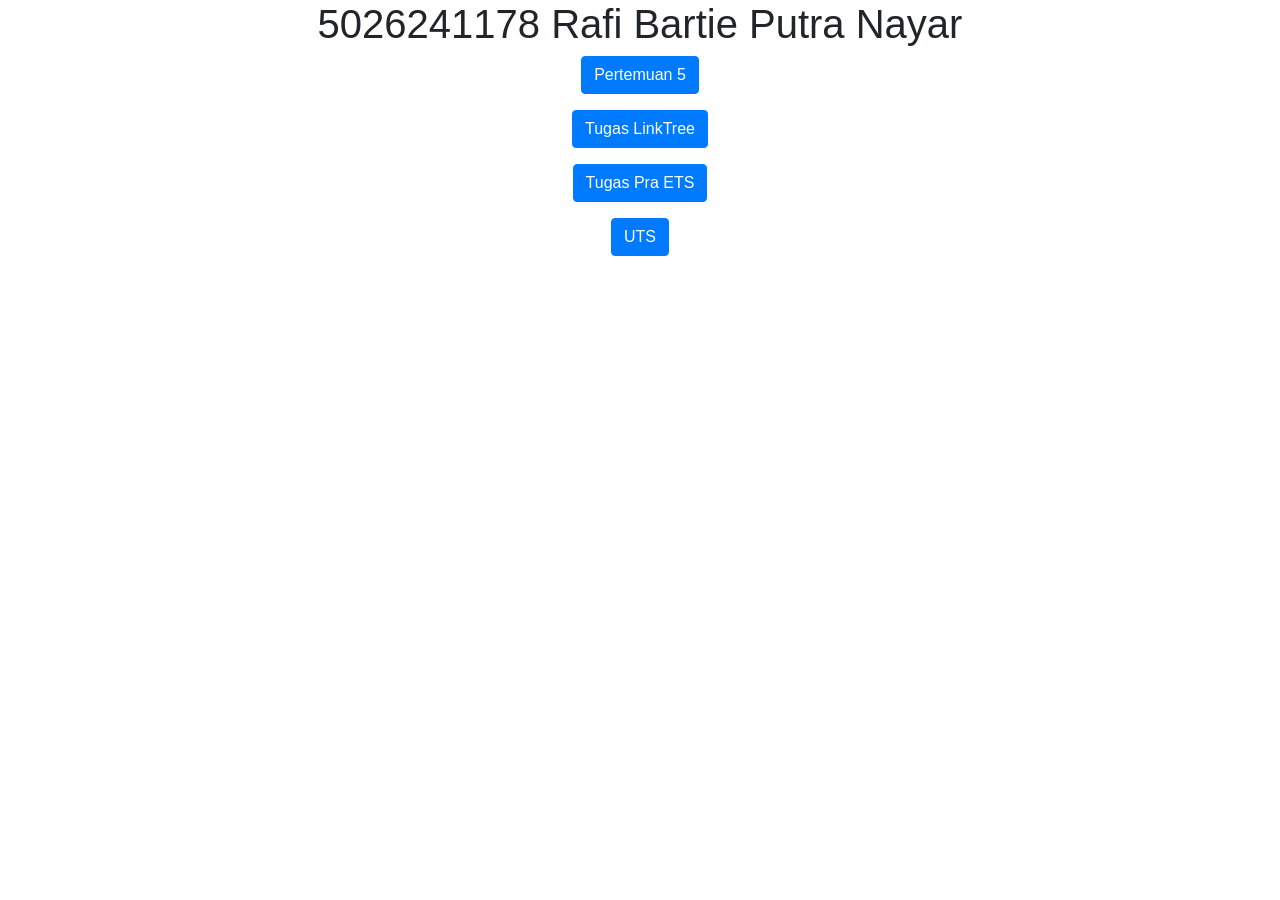
<file: index.html>
<!DOCTYPE html>
<html lang="en">

<head>
    <title>5026241178</title>
    <meta charset="utf-8">
    <meta name="viewport" content="width=device-width, initial-scale=1">
    <link rel="stylesheet" href="https://cdn.jsdelivr.net/npm/bootstrap@4.6.2/dist/css/bootstrap.min.css">
    <script src="https://cdn.jsdelivr.net/npm/jquery@3.7.1/dist/jquery.slim.min.js"></script>
    <script src="https://cdn.jsdelivr.net/npm/popper.js@1.16.1/dist/umd/popper.min.js"></script>
    <script src="https://cdn.jsdelivr.net/npm/bootstrap@4.6.2/dist/js/bootstrap.bundle.min.js"></script>
</head>

<body>

    <div class="container">
        <center>
            <h1>5026241178 Rafi Bartie Putra Nayar</h1>
            <p>
                <a href="pertemuan5.html" class="btn btn-primary">
                    Pertemuan 5
                </a>
            </p>
            <p>
                <a href="linktree.html" class="btn btn-primary">
                    Tugas LinkTree
                </a>
            </p>

            <p>
                <a href="tugas_ets.html" class="btn btn-primary">
                    Tugas Pra ETS
                </a>
            </p>

            <p>
                <a href="5026241178.html" class="btn btn-primary">
                    UTS
                </a>
            </p>
        </center>
    </div>
</body>

</html>
</file>
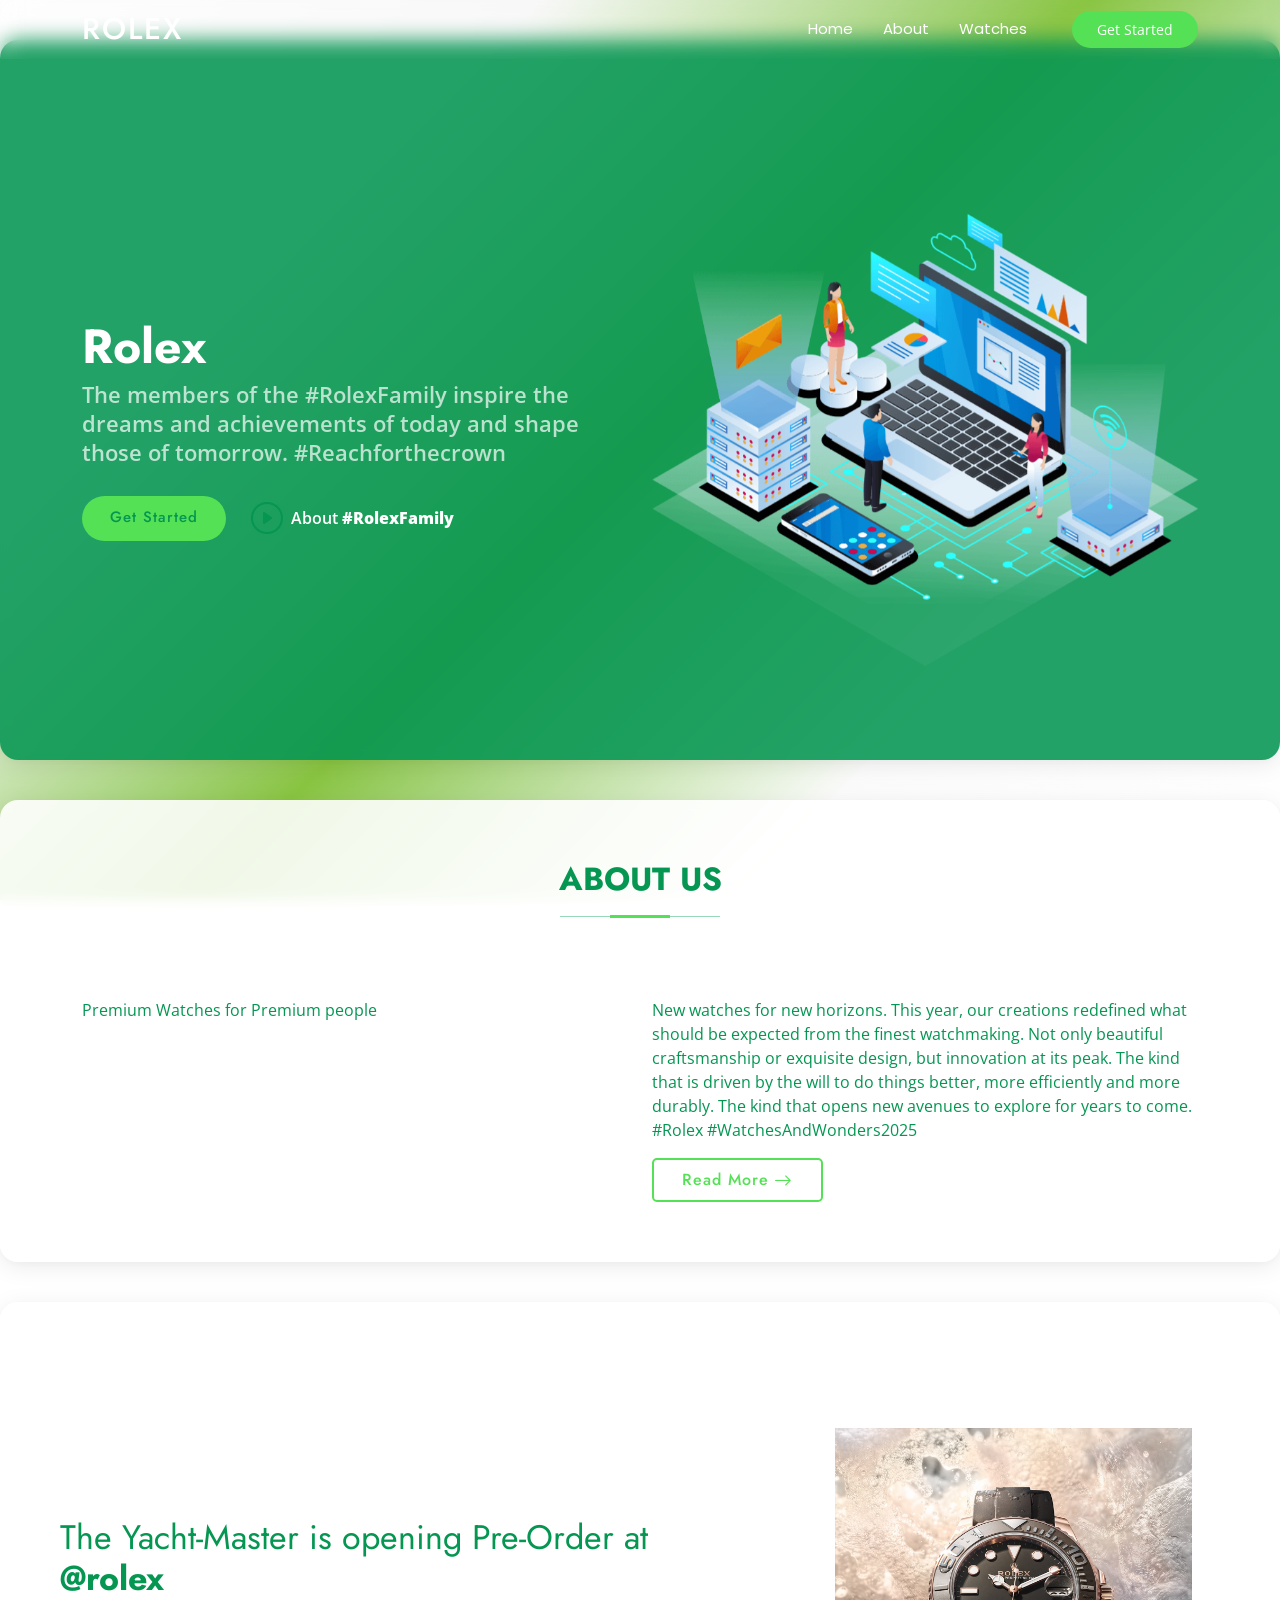
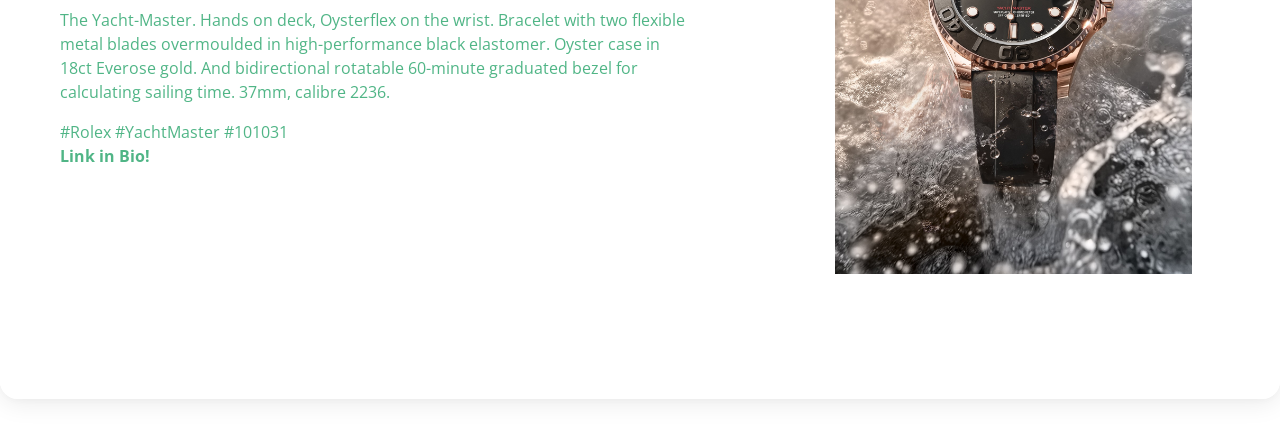
<file: pertemuan5.html>
<!DOCTYPE html>
<html lang="en">

<head>
    <meta charset="utf-8">
    <meta content="width=device-width, initial-scale=1.0" name="viewport">
    <title>Rolex</title>
    <meta name="description" content="">
    <meta name="keywords" content="">

    <!-- Favicons -->
    <link href="assets/img/favicon.png" rel="icon">
    <link href="assets/img/apple-touch-icon.png" rel="apple-touch-icon">

    <!-- Fonts -->
    <link href="https://fonts.googleapis.com" rel="preconnect">
    <link href="https://fonts.gstatic.com" rel="preconnect" crossorigin>
    <link
        href="https://fonts.googleapis.com/css2?family=Open+Sans:ital,wght@0,300;0,400;0,500;0,600;0,700;0,800;1,300;1,400;1,500;1,600;1,700;1,800&family=Poppins:ital,wght@0,100;0,200;0,300;0,400;0,500;0,600;0,700;0,800;0,900;1,100;1,200;1,300;1,400;1,500;1,600;1,700;1,800;1,900&family=Jost:ital,wght@0,100;0,200;0,300;0,400;0,500;0,600;0,700;0,800;0,900;1,100;1,200;1,300;1,400;1,500;1,600;1,700;1,800;1,900&display=swap"
        rel="stylesheet">

    <!-- Vendor CSS Files -->
    <link href="assets/vendor/bootstrap/css/bootstrap.min.css" rel="stylesheet">
    <link href="assets/vendor/bootstrap-icons/bootstrap-icons.css" rel="stylesheet">
    <link href="assets/vendor/aos/aos.css" rel="stylesheet">
    <link href="assets/vendor/glightbox/css/glightbox.min.css" rel="stylesheet">
    <link href="assets/vendor/swiper/swiper-bundle.min.css" rel="stylesheet">

    <!-- Main CSS File -->
    <link href="assets/css/main.css" rel="stylesheet">

    <!-- =======================================================
  * Template Name: Arsha
  * Template URL: https://bootstrapmade.com/arsha-free-bootstrap-html-template-corporate/
  * Updated: Feb 22 2025 with Bootstrap v5.3.3
  * Author: BootstrapMade.com
  * License: https://bootstrapmade.com/license/
======================================================== -->
</head>

<body class="index-page">
    <header id="header" class="header d-flex align-items-center fixed-top">
        <div class="container-fluid container-xl position-relative d-flex align-items-center">

            <a href="index.html" class="logo d-flex align-items-center me-auto">
                <!-- Uncomment the line below if you also wish to use an image logo -->
                <!-- <img src="assets/img/logo.webp" alt=""> -->
                <h1 class="sitename">Rolex</h1>
            </a>

            <nav id="navmenu" class="navmenu">
                <ul>
                    <li><a href="#header" class="active">Home</a></li>
                    <li><a href="#about">About</a></li>
                    <li><a href="#watches">Watches</a></li>
                    <ul>
                        <i class="mobile-nav-toggle d-xl-none bi bi-list"></i>
            </nav>
            <a class="btn-getstarted" href="#about">Get Started</a>
        </div>
    </header>

    <main class="main">
        <!-- Hero Section -->
        <section id="header" class="hero section dark-background">

            <div class="container">
                <div class="row gy-4">
                    <div class="col-lg-6 order-2 order-lg-1 d-flex flex-column justify-content-center"
                        data-aos="zoom-out">
                        <h1>Rolex</h1>
                        <p>The members of the #RolexFamily inspire the dreams and achievements of today and shape those
                            of tomorrow. #Reachforthecrown</p>
                        <div class="d-flex">
                            <a href="#about" class="btn-get-started">Get Started</a>
                            <a href="https://www.youtube.com/watch?v=8Lcr8XPdHPQ"
                                class="glightbox btn-watch-video d-flex align-items-center"><i
                                    class="bi bi-play-circle"></i><span>About <strong>#RolexFamily</strong></span></a>
                        </div>
                    </div>
                    <div class="col-lg-6 order-1 order-lg-2 hero-img" data-aos="zoom-out" data-aos-delay="200">
                        <img src="assets/img/hero-img.png" class="img-fluid animated" alt="">
                    </div>
                </div>
            </div>

        </section><!-- /Hero Section -->

        <!-- About Section -->
        <section id="about" class="about section">

            <!-- Section Title -->
            <div class="container section-title" data-aos="fade-up">
                <h2>About Us</h2>
            </div><!-- End Section Title -->

            <div class="container">

                <div class="row gy-4">

                    <div class="col-lg-6 content" data-aos="fade-up" data-aos-delay="100">
                        <p>
                            Premium Watches for Premium people
                        </p>
                    </div>

                    <div class="col-lg-6" data-aos="fade-up" data-aos-delay="200">
                        <p>New watches for new horizons. This year, our creations redefined what should be expected from
                            the finest watchmaking. Not only beautiful craftsmanship or exquisite design, but innovation
                            at its peak. The kind that is driven by the will to do things better, more efficiently and
                            more durably. The kind that opens new avenues to explore for years to come.
                            <br>
                            #Rolex #WatchesAndWonders2025
                        </p>
                        <a href="#" class="read-more"><span>Read More</span><i class="bi bi-arrow-right"></i></a>
                    </div>

                </div>

            </div>

        </section><!-- /About Section -->

        <!-- Watches Section -->
        <section id="watches" class="section why-us light-background" data-builder="section">

            <div class="container-fluid">

                <div class="row gy-4">

                    <div class="col-lg-7 d-flex flex-column justify-content-center order-2 order-lg-1">

                        <div class="content px-xl-5" data-aos="fade-up" data-aos-delay="100">
                            <h3><span>The Yacht-Master is opening Pre-Order at</span><strong> @rolex</strong></h3>
                            <p>
                                The Yacht-Master. Hands on deck, Oysterflex on the wrist. Bracelet with two flexible
                                metal blades overmoulded in high-performance black elastomer. Oyster case in 18ct
                                Everose gold. And bidirectional rotatable 60-minute graduated bezel for calculating
                                sailing time. 37mm, calibre 2236.
                            </p>
                            <p>
                                #Rolex #YachtMaster #101031
                                <br>
                                <strong>Link in Bio! </strong>
                            </p>
                        </div>

                    </div>

                    <div class="col-lg-5 order-1 order-lg-2 why-us-img">
                        <img src="assets/img/rolex1.jpg" class="img-fluid" alt="" data-aos="zoom-in"
                            data-aos-delay="100">
                    </div>
                </div>

            </div>

        </section><!-- Watches Section -->
    </main>

    </main>

    <!-- Scroll Top -->
    <a href="#" id="scroll-top" class="scroll-top d-flex align-items-center justify-content-center"><i
            class="bi bi-arrow-up-short"></i></a>

    <!-- Preloader -->
    <div id="preloader"></div>

    <!-- Vendor JS Files -->
    <script src="assets/vendor/bootstrap/js/bootstrap.bundle.min.js"></script>
    <script src="assets/vendor/php-email-form/validate.js"></script>
    <script src="assets/vendor/aos/aos.js"></script>
    <script src="assets/vendor/glightbox/js/glightbox.min.js"></script>
    <script src="assets/vendor/swiper/swiper-bundle.min.js"></script>
    <script src="assets/vendor/waypoints/noframework.waypoints.js"></script>
    <script src="assets/vendor/imagesloaded/imagesloaded.pkgd.min.js"></script>
    <script src="assets/vendor/isotope-layout/isotope.pkgd.min.js"></script>

    <!-- Main JS File -->
    <script src="assets/js/main.js"></script>
</body>

</html>
</file>
<file: assets/css/main.css>
/**
* Template Name: Arsha
* Template URL: https://bootstrapmade.com/arsha-free-bootstrap-html-template-corporate/
* Updated: Feb 22 2025 with Bootstrap v5.3.3
* Author: BootstrapMade.com
* License: https://bootstrapmade.com/license/
*/

/*--------------------------------------------------------------
# Font & Color Variables
# Help: https://bootstrapmade.com/color-system/
--------------------------------------------------------------*/
/* Fonts */
:root {
  --default-font: "Open Sans", system-ui, -apple-system, "Segoe UI", Roboto, "Helvetica Neue", Arial, "Noto Sans", "Liberation Sans", sans-serif, "Apple Color Emoji", "Segoe UI Emoji", "Segoe UI Symbol", "Noto Color Emoji";
  --heading-font: "Jost", sans-serif;
  --nav-font: "Poppins", sans-serif;
}

/* Global Colors - The following color variables are used throughout the website. Updating them here will change the color scheme of the entire website */
:root {
  --background-color: #ffffff;
  /* Background color for the entire website, including individual sections */
  --default-color: #059652;
  /* Default color used for the majority of the text content across the entire website */
  --heading-color: #059652;
  /* Color for headings, subheadings and title throughout the website */
  --accent-color: #55e155;
  /* Accent color that represents your brand on the website. It's used for buttons, links, and other elements that need to stand out */
  --surface-color: #ffffff;
  /* The surface color is used as a background of boxed elements within sections, such as cards, icon boxes, or other elements that require a visual separation from the global background. */
  --contrast-color: #ffffff;
  /* Contrast color for text, ensuring readability against backgrounds of accent, heading, or default colors. */
}

/* Nav Menu Colors - The following color variables are used specifically for the navigation menu. They are separate from the global colors to allow for more customization options */
:root {
  --nav-color: #ffffff;
  /* The default color of the main navmenu links */
  --nav-hover-color: #47b2e4;
  /* Applied to main navmenu links when they are hovered over or active */
  --nav-mobile-background-color: #ffffff;
  /* Used as the background color for mobile navigation menu */
  --nav-dropdown-background-color: #ffffff;
  /* Used as the background color for dropdown items that appear when hovering over primary navigation items */
  --nav-dropdown-color: #444444;
  /* Used for navigation links of the dropdown items in the navigation menu. */
  --nav-dropdown-hover-color: #47b2e4;
  /* Similar to --nav-hover-color, this color is applied to dropdown navigation links when they are hovered over. */
}

/* Color Presets - These classes override global colors when applied to any section or element, providing reuse of the sam color scheme. */

.light-background {
  --background-color: #f5f6f8;
  --surface-color: #ffffff;
}

.dark-background {
  --background-color: #37517e;
  --default-color: #ffffff;
  --heading-color: #ffffff;
  --surface-color: #059652;
  --contrast-color: #059652;
}

/* Smooth scroll */
:root {
  scroll-behavior: smooth;
}

/*--------------------------------------------------------------
# General Styling & Shared Classes
--------------------------------------------------------------*/
body {
  color: var(--default-color);
  background-color: var(--background-color);
  font-family: var(--default-font);

  background: linear-gradient(135deg,
      color-mix(in srgb, var(--background-color), #f5f5f5 10%) 0%,
      color-mix(in srgb, var(--background-color), #dcdcdc 20%) 25%,
      color-mix(in srgb, var(--accent-color), #c9a227 45%) 50%,
      color-mix(in srgb, var(--background-color), #e6e6e6 15%) 75%,
      var(--background-color) 100%);

  background-attachment: fixed;
  background-repeat: no-repeat;
  background-size: cover;
}

a {
  color: var(--accent-color);
  text-decoration: none;
  transition: 0.3s;
}

a:hover {
  color: color-mix(in srgb, var(--accent-color), transparent 25%);
  text-decoration: none;
}

h1,
h2,
h3,
h4,
h5,
h6 {
  color: var(--heading-color);
  font-family: var(--heading-font);
}

/* PHP Email Form Messages
------------------------------*/
.php-email-form .error-message {
  display: none;
  background: #df1529;
  color: #ffffff;
  text-align: left;
  padding: 15px;
  margin-bottom: 24px;
  font-weight: 600;
}

.php-email-form .sent-message {
  display: none;
  color: #ffffff;
  background: #059652;
  text-align: center;
  padding: 15px;
  margin-bottom: 24px;
  font-weight: 600;
}

.php-email-form .loading {
  display: none;
  background: var(--surface-color);
  text-align: center;
  padding: 15px;
  margin-bottom: 24px;
}

.php-email-form .loading:before {
  content: "";
  display: inline-block;
  border-radius: 50%;
  width: 24px;
  height: 24px;
  margin: 0 10px -6px 0;
  border: 3px solid var(--accent-color);
  border-top-color: var(--surface-color);
  animation: php-email-form-loading 1s linear infinite;
}

@keyframes php-email-form-loading {
  0% {
    transform: rotate(0deg);
  }

  100% {
    transform: rotate(360deg);
  }
}

/*--------------------------------------------------------------
# Global Header
--------------------------------------------------------------*/
.header {
  --background-color: rgba(40, 58, 90, 0.92);
  --heading-color: #ffffff;

  background-color: var(--background-color);

  backdrop-filter: blur(10px);

  transition: all 0.5s ease;
}

.header .logo {
  line-height: 1;
}

.header .logo img {
  max-height: 36px;
  margin-right: 8px;
}

.header .logo h1 {
  font-size: 30px;
  margin: 0;
  font-weight: 500;
  color: var(--heading-color);
  letter-spacing: 2px;
  text-transform: uppercase;
}

.header .btn-getstarted,
.header .btn-getstarted:focus {
  color: var(--contrast-color);
  background: var(--accent-color);
  font-size: 14px;
  padding: 8px 25px;
  margin: 0 0 0 30px;
  border-radius: 50px;
  transition: 0.3s;
}

.header .btn-getstarted:hover,
.header .btn-getstarted:focus:hover {
  color: var(--contrast-color);
  background: color-mix(in srgb, var(--accent-color), transparent 15%);
}

@media (max-width: 1200px) {
  .header .logo {
    order: 1;
  }

  .header .btn-getstarted {
    order: 2;
    margin: 0 15px 0 0;
    padding: 6px 15px;
  }

  .header .navmenu {
    order: 3;
  }
}

/* Index Page Header
------------------------------*/
.index-page .header {
  --background-color: rgba(255, 255, 255, 0);
  --heading-color: #ffffff;
  --nav-color: #ffffff;
}

/* Index Page Header on Scroll
------------------------------*/
.index-page.scrolled .header {
  --background-color: rgba(40, 58, 90, 0.9);
}

/*--------------------------------------------------------------
# Navigation Menu
--------------------------------------------------------------*/
/* Desktop Navigation */
@media (min-width: 1200px) {
  .navmenu {
    padding: 0;
  }

  .navmenu ul {
    margin: 0;
    padding: 0;
    display: flex;
    list-style: none;
    align-items: center;
  }

  .navmenu li {
    position: relative;
  }

  .navmenu a,
  .navmenu a:focus {
    color: var(--nav-color);
    padding: 18px 15px;
    font-size: 15px;
    font-family: var(--nav-font);
    font-weight: 400;
    display: flex;
    align-items: center;
    justify-content: space-between;
    white-space: nowrap;
    transition: 0.3s;
  }

  .navmenu a i,
  .navmenu a:focus i {
    font-size: 12px;
    line-height: 0;
    margin-left: 5px;
    transition: 0.3s;
  }

  .navmenu li:last-child a {
    padding-right: 0;
  }

  .navmenu li:hover>a,
  .navmenu .active,
  .navmenu .active:focus {
    color: var(--nav-hover-color);
  }

  .navmenu .dropdown ul {
    margin: 0;
    padding: 10px 0;
    background: var(--nav-dropdown-background-color);
    display: block;
    position: absolute;
    visibility: hidden;
    left: 14px;
    top: 130%;
    opacity: 0;
    transition: 0.3s;
    border-radius: 4px;
    z-index: 99;
    box-shadow: 0px 0px 30px rgba(0, 0, 0, 0.1);
  }

  .navmenu .dropdown ul li {
    min-width: 200px;
  }

  .navmenu .dropdown ul a {
    padding: 10px 20px;
    font-size: 15px;
    text-transform: none;
    color: var(--nav-dropdown-color);
  }

  .navmenu .dropdown ul a i {
    font-size: 12px;
  }

  .navmenu .dropdown ul a:hover,
  .navmenu .dropdown ul .active:hover,
  .navmenu .dropdown ul li:hover>a {
    color: var(--nav-dropdown-hover-color);
  }

  .navmenu .dropdown:hover>ul {
    opacity: 1;
    top: 100%;
    visibility: visible;
  }

  .navmenu .dropdown .dropdown ul {
    top: 0;
    left: -90%;
    visibility: hidden;
  }

  .navmenu .dropdown .dropdown:hover>ul {
    opacity: 1;
    top: 0;
    left: -100%;
    visibility: visible;
  }

  .navmenu .megamenu {
    position: static;
  }

  .navmenu .megamenu ul {
    margin: 0;
    padding: 10px;
    background: var(--nav-dropdown-background-color);
    box-shadow: 0px 0px 20px rgba(0, 0, 0, 0.1);
    position: absolute;
    top: 130%;
    left: 0;
    right: 0;
    visibility: hidden;
    opacity: 0;
    display: flex;
    transition: 0.3s;
    border-radius: 4px;
    z-index: 99;
  }

  .navmenu .megamenu ul li {
    flex: 1;
  }

  .navmenu .megamenu ul li a,
  .navmenu .megamenu ul li:hover>a {
    padding: 10px 20px;
    font-size: 15px;
    color: var(--nav-dropdown-color);
  }

  .navmenu .megamenu ul li a:hover,
  .navmenu .megamenu ul li .active,
  .navmenu .megamenu ul li .active:hover {
    color: var(--nav-dropdown-hover-color);
  }

  .navmenu .megamenu:hover>ul {
    opacity: 1;
    top: 100%;
    visibility: visible;
  }

  .navmenu .dd-box-shadow {
    box-shadow: 0px 0px 30px rgba(0, 0, 0, 0.1);
  }
}

/* Mobile Navigation */
@media (max-width: 1199px) {
  .mobile-nav-toggle {
    color: var(--nav-color);
    font-size: 28px;
    line-height: 0;
    margin-right: 10px;
    cursor: pointer;
    transition: color 0.3s;
  }

  .navmenu {
    padding: 0;
    z-index: 9997;
  }

  .navmenu ul {
    display: none;
    list-style: none;
    position: absolute;
    inset: 60px 20px 20px 20px;
    padding: 10px 0;
    margin: 0;
    border-radius: 6px;
    background-color: var(--nav-mobile-background-color);
    overflow-y: auto;
    transition: 0.3s;
    z-index: 9998;
    box-shadow: 0px 0px 30px rgba(0, 0, 0, 0.1);
  }

  .navmenu a,
  .navmenu a:focus {
    color: var(--nav-dropdown-color);
    padding: 10px 20px;
    font-family: var(--nav-font);
    font-size: 17px;
    font-weight: 500;
    display: flex;
    align-items: center;
    justify-content: space-between;
    white-space: nowrap;
    transition: 0.3s;
  }

  .navmenu a i,
  .navmenu a:focus i {
    font-size: 12px;
    line-height: 0;
    margin-left: 5px;
    width: 30px;
    height: 30px;
    display: flex;
    align-items: center;
    justify-content: center;
    border-radius: 50%;
    transition: 0.3s;
    background-color: color-mix(in srgb, var(--accent-color), transparent 90%);
  }

  .navmenu a i:hover,
  .navmenu a:focus i:hover {
    background-color: var(--accent-color);
    color: var(--contrast-color);
  }

  .navmenu a:hover,
  .navmenu .active,
  .navmenu .active:focus {
    color: var(--nav-dropdown-hover-color);
  }

  .navmenu .active i,
  .navmenu .active:focus i {
    background-color: var(--accent-color);
    color: var(--contrast-color);
    transform: rotate(180deg);
  }

  .navmenu .dropdown ul {
    position: static;
    display: none;
    z-index: 99;
    padding: 10px 0;
    margin: 10px 20px;
    background-color: var(--nav-dropdown-background-color);
    border: 1px solid color-mix(in srgb, var(--default-color), transparent 90%);
    box-shadow: none;
    transition: all 0.5s ease-in-out;
  }

  .navmenu .dropdown ul ul {
    background-color: rgba(33, 37, 41, 0.1);
  }

  .navmenu .dropdown>.dropdown-active {
    display: block;
    background-color: rgba(33, 37, 41, 0.03);
  }

  .mobile-nav-active {
    overflow: hidden;
  }

  .mobile-nav-active .mobile-nav-toggle {
    color: #fff;
    position: absolute;
    font-size: 32px;
    top: 15px;
    right: 15px;
    margin-right: 0;
    z-index: 9999;
  }

  .mobile-nav-active .navmenu {
    position: fixed;
    overflow: hidden;
    inset: 0;
    background: rgba(33, 37, 41, 0.8);
    transition: 0.3s;
  }

  .mobile-nav-active .navmenu>ul {
    display: block;
  }
}

/*--------------------------------------------------------------
# Global Footer
--------------------------------------------------------------*/
.footer {
  color: var(--default-color);
  background-color: var(--background-color);
  font-size: 14px;
  padding-bottom: 50px;
  position: relative;
}

.footer .footer-newsletter {
  background-color: color-mix(in srgb, var(--heading-color), transparent 95%);
  padding: 50px 0;
}

.footer .footer-newsletter h4 {
  font-size: 24px;
}

.footer .footer-newsletter .newsletter-form {
  margin-top: 30px;
  margin-bottom: 15px;
  padding: 6px 8px;
  position: relative;
  background-color: color-mix(in srgb, var(--background-color), transparent 50%);
  border: 1px solid color-mix(in srgb, var(--default-color), transparent 90%);
  box-shadow: 0px 2px 25px rgba(0, 0, 0, 0.1);
  display: flex;
  transition: 0.3s;
  border-radius: 50px;
}

.footer .footer-newsletter .newsletter-form:focus-within {
  border-color: var(--accent-color);
}

.footer .footer-newsletter .newsletter-form input[type=email] {
  border: 0;
  padding: 4px;
  width: 100%;
  background-color: color-mix(in srgb, var(--background-color), transparent 50%);
  color: var(--default-color);
}

.footer .footer-newsletter .newsletter-form input[type=email]:focus-visible {
  outline: none;
}

.footer .footer-newsletter .newsletter-form input[type=submit] {
  border: 0;
  font-size: 16px;
  padding: 0 20px;
  margin: -7px -8px -7px 0;
  background: var(--accent-color);
  color: var(--contrast-color);
  transition: 0.3s;
  border-radius: 50px;
}

.footer .footer-newsletter .newsletter-form input[type=submit]:hover {
  background: color-mix(in srgb, var(--accent-color), transparent 20%);
}

.footer .footer-top {
  padding-top: 50px;
}

.footer .social-links a {
  display: flex;
  align-items: center;
  justify-content: center;
  width: 40px;
  height: 40px;
  border-radius: 50%;
  border: 1px solid color-mix(in srgb, var(--default-color), transparent 50%);
  font-size: 16px;
  color: color-mix(in srgb, var(--default-color), transparent 20%);
  margin-right: 10px;
  transition: 0.3s;
}

.footer .social-links a:hover {
  color: var(--accent-color);
  border-color: var(--accent-color);
}

.footer h4 {
  font-size: 16px;
  font-weight: bold;
  position: relative;
  padding-bottom: 12px;
}

.footer .footer-links {
  margin-bottom: 30px;
}

.footer .footer-links ul {
  list-style: none;
  padding: 0;
  margin: 0;
}

.footer .footer-links ul i {
  margin-right: 3px;
  font-size: 12px;
  line-height: 0;
  color: var(--accent-color);
}

.footer .footer-links ul li {
  padding: 10px 0;
  display: flex;
  align-items: center;
}

.footer .footer-links ul li:first-child {
  padding-top: 0;
}

.footer .footer-links ul a {
  display: inline-block;
  color: color-mix(in srgb, var(--default-color), transparent 20%);
  line-height: 1;
}

.footer .footer-links ul a:hover {
  color: var(--accent-color);
}

.footer .footer-about a {
  color: var(--heading-color);
  font-size: 28px;
  font-weight: 600;
  text-transform: uppercase;
  font-family: var(--heading-font);
}

.footer .footer-contact p {
  margin-bottom: 5px;
}

.footer .copyright {
  padding-top: 25px;
  padding-bottom: 25px;
  border-top: 1px solid color-mix(in srgb, var(--default-color), transparent 90%);
}

.footer .copyright p {
  margin-bottom: 0;
}

.footer .credits {
  margin-top: 6px;
  font-size: 13px;
}

/*--------------------------------------------------------------
# Preloader
--------------------------------------------------------------*/
#preloader {
  position: fixed;
  inset: 0;
  z-index: 999999;
  overflow: hidden;
  background: var(--background-color);
  transition: all 0.6s ease-out;
}

#preloader:before {
  content: "";
  position: fixed;
  top: calc(50% - 30px);
  left: calc(50% - 30px);
  border: 6px solid #ffffff;
  border-color: var(--accent-color) transparent var(--accent-color) transparent;
  border-radius: 50%;
  width: 60px;
  height: 60px;
  animation: animate-preloader 1.5s linear infinite;
}

@keyframes animate-preloader {
  0% {
    transform: rotate(0deg);
  }

  100% {
    transform: rotate(360deg);
  }
}

/*--------------------------------------------------------------
# Scroll Top Button
--------------------------------------------------------------*/
.scroll-top {
  position: fixed;
  visibility: hidden;
  opacity: 0;
  right: 15px;
  bottom: -15px;
  z-index: 99999;
  background-color: var(--accent-color);
  width: 44px;
  height: 44px;
  border-radius: 50px;
  transition: all 0.4s;
}

.scroll-top i {
  font-size: 24px;
  color: var(--contrast-color);
  line-height: 0;
}

.scroll-top:hover {
  background-color: color-mix(in srgb, var(--accent-color), transparent 20%);
  color: var(--contrast-color);
}

.scroll-top.active {
  visibility: visible;
  opacity: 1;
  bottom: 15px;
}

/*--------------------------------------------------------------
# Disable aos animation delay on mobile devices
--------------------------------------------------------------*/
@media screen and (max-width: 768px) {
  [data-aos-delay] {
    transition-delay: 0 !important;
  }
}

/*--------------------------------------------------------------
# Global Page Titles & Breadcrumbs
--------------------------------------------------------------*/
.page-title {
  --background-color: color-mix(in srgb, var(--default-color), transparent 96%);
  color: var(--default-color);
  background-color: var(--background-color);
  padding: 20px 0;
  position: relative;
}

.page-title h1 {
  font-size: 28px;
  font-weight: 700;
  margin: 0;
}

.page-title .breadcrumbs ol {
  display: flex;
  flex-wrap: wrap;
  list-style: none;
  padding: 0 0 10px 0;
  margin: 0;
  font-size: 14px;
}

.page-title .breadcrumbs ol li+li {
  padding-left: 10px;
}

.page-title .breadcrumbs ol li+li::before {
  content: "/";
  display: inline-block;
  padding-right: 10px;
  color: color-mix(in srgb, var(--default-color), transparent 70%);
}

/*--------------------------------------------------------------
# Global Sections
--------------------------------------------------------------*/
section,
.section {
  color: var(--default-color);
  background-color: color-mix(in srgb,
      var(--surface-color),
      transparent 12%);

  padding: 60px 0;
  scroll-margin-top: 88px;
  overflow: hidden;

  backdrop-filter: blur(6px);
  border-radius: 18px;

  margin: 40px auto;

  box-shadow:
    0px 5px 25px rgba(0, 0, 0, 0.08),
    0px 2px 10px rgba(0, 0, 0, 0.03);

  transition: all 0.3s ease-in-out;
}

section:hover,
.section:hover {
  transform: translateY(-2px);
  box-shadow:
    0px 10px 30px rgba(0, 0, 0, 0.10),
    0px 4px 15px rgba(0, 0, 0, 0.04);
}

/*--------------------------------------------------------------
# Global Section Titles
--------------------------------------------------------------*/
.section-title {
  text-align: center;
  padding-bottom: 60px;
  position: relative;
}

.section-title h2 {
  font-size: 32px;
  font-weight: 700;
  margin-bottom: 20px;
  padding-bottom: 20px;
  text-transform: uppercase;
  position: relative;
}

.section-title h2:before {
  content: "";
  position: absolute;
  display: block;
  width: 160px;
  height: 1px;
  background: color-mix(in srgb, var(--default-color), transparent 60%);
  left: 0;
  right: 0;
  bottom: 1px;
  margin: auto;
}

.section-title h2::after {
  content: "";
  position: absolute;
  display: block;
  width: 60px;
  height: 3px;
  background: var(--accent-color);
  left: 0;
  right: 0;
  bottom: 0;
  margin: auto;
}

.section-title p {
  margin-bottom: 0;
}

/*--------------------------------------------------------------
# Hero Section
--------------------------------------------------------------*/
.hero {
  width: 100%;
  min-height: 80vh;
  position: relative;
  padding: 120px 0 60px 0;
  display: flex;
  align-items: center;
}

.hero h1 {
  margin: 0;
  font-size: 48px;
  font-weight: 700;
  line-height: 56px;
}

.hero p {
  color: color-mix(in srgb, var(--default-color), transparent 30%);
  margin: 5px 0 30px 0;
  font-size: 22px;
  line-height: 1.3;
  font-weight: 600;
}

.hero .btn-get-started {
  color: var(--contrast-color);
  background: var(--accent-color);
  font-family: var(--heading-font);
  font-weight: 500;
  font-size: 15px;
  letter-spacing: 1px;
  display: inline-block;
  padding: 10px 28px 12px 28px;
  border-radius: 50px;
  transition: 0.5s;
}

.hero .btn-get-started:hover {
  color: var(--contrast-color);
  background: color-mix(in srgb, var(--accent-color), transparent 15%);
}

.hero .btn-watch-video {
  font-size: 16px;
  transition: 0.5s;
  margin-left: 25px;
  color: var(--default-color);
  font-weight: 600;
}

.hero .btn-watch-video i {
  color: var(--contrast-color);
  font-size: 32px;
  transition: 0.3s;
  line-height: 0;
  margin-right: 8px;
}

.hero .btn-watch-video:hover {
  color: var(--accent-color);
}

.hero .btn-watch-video:hover i {
  color: color-mix(in srgb, var(--accent-color), transparent 15%);
}

.hero .animated {
  animation: up-down 2s ease-in-out infinite alternate-reverse both;
}

@media (max-width: 640px) {
  .hero h1 {
    font-size: 28px;
    line-height: 36px;
  }

  .hero p {
    font-size: 18px;
    line-height: 24px;
    margin-bottom: 30px;
  }

  .hero .btn-get-started,
  .hero .btn-watch-video {
    font-size: 13px;
  }
}

@keyframes up-down {
  0% {
    transform: translateY(10px);
  }

  100% {
    transform: translateY(-10px);
  }
}

/*--------------------------------------------------------------
# Clients Section
--------------------------------------------------------------*/
.clients {
  padding: 12px 0;
}

.clients .swiper {
  padding: 10px 0;
}

.clients .swiper-wrapper {
  height: auto;
}

.clients .swiper-slide img {
  transition: 0.3s;
  padding: 0 10px;
}

.clients .swiper-slide img:hover {
  transform: scale(1.1);
}

/*--------------------------------------------------------------
# About Section
--------------------------------------------------------------*/
.about ul {
  list-style: none;
  padding: 0;
}

.about ul li {
  padding-bottom: 5px;
  display: flex;
  align-items: center;
}

.about ul i {
  font-size: 20px;
  padding-right: 4px;
  color: var(--accent-color);
}

.about .read-more {
  color: var(--accent-color);
  font-family: var(--heading-font);
  font-weight: 500;
  font-size: 16px;
  letter-spacing: 1px;
  padding: 8px 28px;
  border-radius: 5px;
  transition: 0.3s;
  display: inline-flex;
  align-items: center;
  justify-content: center;
  border: 2px solid var(--accent-color);
}

.about .read-more i {
  font-size: 18px;
  margin-left: 5px;
  line-height: 0;
  transition: 0.3s;
}

.about .read-more:hover {
  background: var(--accent-color);
  color: var(--contrast-color);
}

.about .read-more:hover i {
  transform: translate(5px, 0);
}

/*--------------------------------------------------------------
# Why Us Section
--------------------------------------------------------------*/
.why-us {
  padding: 30px 0;
}

.why-us .content h3 {
  font-weight: 400;
  font-size: 34px;
}

.why-us .content p {
  color: color-mix(in srgb, var(--default-color), transparent 30%);
}

.why-us .faq-container .faq-item {
  background-color: var(--surface-color);
  position: relative;
  padding: 20px;
  margin-bottom: 20px;
  box-shadow: 0px 5px 25px 0px rgba(0, 0, 0, 0.1);
  overflow: hidden;
}

.why-us .faq-container .faq-item:last-child {
  margin-bottom: 0;
}

.why-us .faq-container .faq-item h3 {
  font-weight: 500;
  font-size: 17px;
  line-height: 24px;
  margin: 0 30px 0 0;
  transition: 0.3s;
  cursor: pointer;
}

.why-us .faq-container .faq-item h3 span {
  color: var(--accent-color);
  padding-right: 5px;
  font-weight: 600;
}

.why-us .faq-container .faq-item h3:hover {
  color: var(--accent-color);
}

.why-us .faq-container .faq-item .faq-content {
  display: grid;
  grid-template-rows: 0fr;
  transition: 0.3s ease-in-out;
  visibility: hidden;
  opacity: 0;
}

.why-us .faq-container .faq-item .faq-content p {
  margin-bottom: 0;
  overflow: hidden;
}

.why-us .faq-container .faq-item .faq-icon {
  position: absolute;
  top: 22px;
  left: 20px;
  font-size: 22px;
  line-height: 0;
  transition: 0.3s;
  color: var(--accent-color);
}

.why-us .faq-container .faq-item .faq-toggle {
  position: absolute;
  top: 20px;
  right: 20px;
  font-size: 16px;
  line-height: 0;
  transition: 0.3s;
  cursor: pointer;
}

.why-us .faq-container .faq-item .faq-toggle:hover {
  color: var(--accent-color);
}

.why-us .faq-container .faq-active h3 {
  color: var(--accent-color);
}

.why-us .faq-container .faq-active .faq-content {
  grid-template-rows: 1fr;
  visibility: visible;
  opacity: 1;
  padding-top: 10px;
}

.why-us .faq-container .faq-active .faq-toggle {
  transform: rotate(90deg);
  color: var(--accent-color);
}

.why-us .why-us-img {
  display: flex;
  align-items: center;
  justify-content: center;
}

.why-us .why-us-img img {
  max-height: 70%;
}

/*--------------------------------------------------------------
# Skills Section
--------------------------------------------------------------*/
.skills .content h3 {
  font-size: 2rem;
  font-weight: 700;
}

.skills .content p {
  color: color-mix(in srgb, var(--default-color), transparent 30%);
}

.skills .content p:last-child {
  margin-bottom: 0;
}

.skills .content ul {
  list-style: none;
  padding: 0;
}

.skills .content ul li {
  padding-bottom: 10px;
}

.skills .progress {
  height: 60px;
  display: block;
  background: none;
  border-radius: 0;
}

.skills .progress .skill {
  color: var(--default-color);
  padding: 0;
  margin: 0 0 6px 0;
  text-transform: uppercase;
  display: block;
  font-weight: 600;
  font-family: var(--heading-font);
}

.skills .progress .skill .val {
  float: right;
  font-style: normal;
}

.skills .progress-bar-wrap {
  background: color-mix(in srgb, var(--heading-color), transparent 90%);
  height: 10px;
}

.skills .progress-bar {
  width: 1px;
  height: 10px;
  transition: 0.9s;
  background-color: var(--heading-color);
}

/*--------------------------------------------------------------
# Services Section
--------------------------------------------------------------*/
.services .service-item {
  background-color: var(--surface-color);
  box-shadow: 0px 5px 90px 0px rgba(0, 0, 0, 0.1);
  padding: 50px 30px;
  transition: all ease-in-out 0.4s;
  height: 100%;
}

.services .service-item .icon {
  margin-bottom: 10px;
}

.services .service-item .icon i {
  color: var(--accent-color);
  font-size: 36px;
  transition: 0.3s;
}

.services .service-item h4 {
  font-weight: 700;
  margin-bottom: 15px;
  font-size: 20px;
}

.services .service-item h4 a {
  color: var(--heading-color);
  transition: ease-in-out 0.3s;
}

.services .service-item p {
  line-height: 24px;
  font-size: 14px;
  margin-bottom: 0;
}

.services .service-item:hover {
  transform: translateY(-10px);
}

.services .service-item:hover h4 a {
  color: var(--accent-color);
}

/*--------------------------------------------------------------
# Work Process Section
--------------------------------------------------------------*/
.work-process .steps-item {
  background: var(--surface-color);
  border-radius: 20px;
  height: 100%;
  transition: all 0.3s ease-in-out;
  box-shadow: 0 5px 20px color-mix(in srgb, var(--default-color), transparent 92%);
}

.work-process .steps-item .steps-image {
  border-radius: 20px 20px 0 0;
  overflow: hidden;
}

.work-process .steps-item:hover {
  transform: translateY(-10px);
  box-shadow: 0 15px 30px color-mix(in srgb, var(--accent-color), transparent 85%);
}

.work-process .steps-item:hover .steps-number {
  background: var(--accent-color);
  color: var(--contrast-color);
}

.work-process .steps-item:hover .steps-image img {
  transform: scale(1.1);
}

.work-process .steps-image {
  position: relative;
  height: 280px;
}

.work-process .steps-image img {
  width: 100%;
  height: 100%;
  object-fit: cover;
  transition: transform 0.6s ease;
}

.work-process .steps-content {
  position: relative;
  padding: 40px 30px 30px;
}

.work-process .steps-content .steps-number {
  position: absolute;
  left: 30px;
  top: -30px;
  width: 60px;
  height: 60px;
  background: var(--accent-color);
  color: var(--contrast-color);
  border-radius: 50%;
  font-family: var(--heading-font);
  font-size: 24px;
  font-weight: 700;
  display: flex;
  align-items: center;
  justify-content: center;
  transition: all 0.3s ease-in-out;
}

.work-process .steps-content h3 {
  font-size: 24px;
  font-weight: 700;
  margin-bottom: 15px;
}

.work-process .steps-content p {
  font-size: 15px;
  color: color-mix(in srgb, var(--default-color), transparent 20%);
  margin-bottom: 25px;
}

.work-process .steps-features .feature-item {
  display: flex;
  align-items: center;
  margin-bottom: 12px;
}

.work-process .steps-features .feature-item:last-child {
  margin-bottom: 0;
}

.work-process .steps-features .feature-item i {
  color: var(--accent-color);
  font-size: 18px;
  margin-right: 10px;
}

.work-process .steps-features .feature-item span {
  font-size: 14px;
  color: color-mix(in srgb, var(--default-color), transparent 15%);
}

@media (max-width: 1199px) {
  .work-process .steps-image {
    height: 240px;
  }

  .work-process .steps-content {
    padding: 35px 25px 25px;
  }

  .work-process .steps-content h3 {
    font-size: 22px;
  }
}

@media (max-width: 991px) {
  .work-process .steps-item {
    margin-bottom: 30px;
  }

  .work-process .steps-image {
    height: 220px;
  }

  .work-process .steps-content {
    padding: 30px 20px 20px;
  }

  .work-process .steps-content .steps-number {
    width: 50px;
    height: 50px;
    font-size: 20px;
    left: 25px;
    top: -25px;
  }

  .work-process .steps-content h3 {
    font-size: 20px;
    margin-bottom: 12px;
  }

  .work-process .steps-content p {
    font-size: 14px;
    margin-bottom: 20px;
  }
}

/*--------------------------------------------------------------
# Call To Action Section
--------------------------------------------------------------*/
.call-to-action {
  padding: 120px 0;
  position: relative;
  clip-path: inset(0);
}

.call-to-action img {
  position: fixed;
  top: 0;
  left: 0;
  display: block;
  width: 100%;
  height: 100%;
  object-fit: cover;
  z-index: 1;
}

.call-to-action:before {
  content: "";
  background: color-mix(in srgb, var(--background-color), transparent 35%);
  position: absolute;
  inset: 0;
  z-index: 2;
}

.call-to-action .container {
  position: relative;
  z-index: 3;
}

.call-to-action h3 {
  color: var(--default-color);
  font-size: 28px;
  font-weight: 700;
}

.call-to-action p {
  color: var(--default-color);
}

.call-to-action .cta-btn {
  font-family: var(--heading-font);
  font-weight: 500;
  font-size: 16px;
  letter-spacing: 1px;
  display: inline-block;
  padding: 12px 40px;
  border-radius: 50px;
  transition: 0.5s;
  margin: 10px;
  border: 2px solid var(--contrast-color);
  color: var(--contrast-color);
}

.call-to-action .cta-btn:hover {
  background: var(--accent-color);
  border: 2px solid var(--accent-color);
}

/*--------------------------------------------------------------
# Portfolio Section
--------------------------------------------------------------*/
.portfolio .portfolio-filters {
  padding: 0;
  margin: 0 auto 20px auto;
  list-style: none;
  text-align: center;
}

.portfolio .portfolio-filters li {
  cursor: pointer;
  display: inline-block;
  padding: 8px 20px 10px 20px;
  margin: 0;
  font-size: 15px;
  font-weight: 500;
  line-height: 1;
  margin-bottom: 5px;
  border-radius: 50px;
  transition: all 0.3s ease-in-out;
  font-family: var(--heading-font);
}

.portfolio .portfolio-filters li:hover,
.portfolio .portfolio-filters li.filter-active {
  color: var(--contrast-color);
  background-color: var(--accent-color);
}

.portfolio .portfolio-filters li:first-child {
  margin-left: 0;
}

.portfolio .portfolio-filters li:last-child {
  margin-right: 0;
}

@media (max-width: 575px) {
  .portfolio .portfolio-filters li {
    font-size: 14px;
    margin: 0 0 10px 0;
  }
}

.portfolio .portfolio-item {
  position: relative;
  overflow: hidden;
}

.portfolio .portfolio-item .portfolio-info {
  opacity: 0;
  position: absolute;
  left: 12px;
  right: 12px;
  bottom: -100%;
  z-index: 3;
  transition: all ease-in-out 0.5s;
  background: color-mix(in srgb, var(--background-color), transparent 10%);
  padding: 15px;
}

.portfolio .portfolio-item .portfolio-info h4 {
  font-size: 18px;
  font-weight: 600;
  padding-right: 50px;
}

.portfolio .portfolio-item .portfolio-info p {
  color: color-mix(in srgb, var(--default-color), transparent 30%);
  font-size: 14px;
  margin-bottom: 0;
  padding-right: 50px;
}

.portfolio .portfolio-item .portfolio-info .preview-link,
.portfolio .portfolio-item .portfolio-info .details-link {
  position: absolute;
  right: 50px;
  font-size: 24px;
  top: calc(50% - 14px);
  color: color-mix(in srgb, var(--default-color), transparent 30%);
  transition: 0.3s;
  line-height: 0;
}

.portfolio .portfolio-item .portfolio-info .preview-link:hover,
.portfolio .portfolio-item .portfolio-info .details-link:hover {
  color: var(--accent-color);
}

.portfolio .portfolio-item .portfolio-info .details-link {
  right: 14px;
  font-size: 28px;
}

.portfolio .portfolio-item:hover .portfolio-info {
  opacity: 1;
  bottom: 0;
}

/*--------------------------------------------------------------
# Team Section
--------------------------------------------------------------*/
.team .team-member {
  background-color: var(--surface-color);
  box-shadow: 0px 2px 15px rgba(0, 0, 0, 0.1);
  position: relative;
  border-radius: 5px;
  transition: 0.5s;
  padding: 30px;
  height: 100%;
}

@media (max-width: 468px) {
  .team .team-member {
    flex-direction: column;
    justify-content: center !important;
    align-items: center !important;
  }
}

.team .team-member .pic {
  overflow: hidden;
  width: 150px;
  border-radius: 50%;
  flex-shrink: 0;
}

.team .team-member .pic img {
  transition: ease-in-out 0.3s;
}

.team .team-member:hover {
  transform: translateY(-10px);
}

.team .team-member .member-info {
  padding-left: 30px;
}

@media (max-width: 468px) {
  .team .team-member .member-info {
    padding: 30px 0 0 0;
    text-align: center;
  }
}

.team .team-member h4 {
  font-weight: 700;
  margin-bottom: 5px;
  font-size: 20px;
}

.team .team-member span {
  display: block;
  font-size: 15px;
  padding-bottom: 10px;
  position: relative;
  font-weight: 500;
}

.team .team-member span::after {
  content: "";
  position: absolute;
  display: block;
  width: 50px;
  height: 1px;
  background: color-mix(in srgb, var(--default-color), transparent 85%);
  bottom: 0;
  left: 0;
}

@media (max-width: 468px) {
  .team .team-member span::after {
    left: calc(50% - 25px);
  }
}

.team .team-member p {
  margin: 10px 0 0 0;
  font-size: 14px;
}

.team .team-member .social {
  margin-top: 12px;
  display: flex;
  align-items: center;
  justify-content: start;
  width: 100%;
}

@media (max-width: 468px) {
  .team .team-member .social {
    justify-content: center;
  }
}

.team .team-member .social a {
  background: color-mix(in srgb, var(--default-color), transparent 94%);
  transition: ease-in-out 0.3s;
  display: flex;
  align-items: center;
  justify-content: center;
  border-radius: 50px;
  width: 36px;
  height: 36px;
}

.team .team-member .social a i {
  color: color-mix(in srgb, var(--default-color), transparent 20%);
  font-size: 16px;
  margin: 0 2px;
}

.team .team-member .social a:hover {
  background: var(--accent-color);
}

.team .team-member .social a:hover i {
  color: var(--contrast-color);
}

.team .team-member .social a+a {
  margin-left: 8px;
}

/*--------------------------------------------------------------
# Pricing Section
--------------------------------------------------------------*/
.pricing .pricing-item {
  background-color: var(--surface-color);
  box-shadow: 0 3px 20px -2px rgba(0, 0, 0, 0.1);
  border-top: 4px solid var(--background-color);
  padding: 60px 40px;
  height: 100%;
  border-radius: 5px;
}

.pricing h3 {
  font-weight: 600;
  margin-bottom: 15px;
  font-size: 20px;
}

.pricing h4 {
  color: var(--accent-color);
  font-size: 48px;
  font-weight: 400;
  font-family: var(--heading-font);
  margin-bottom: 0;
}

.pricing h4 sup {
  font-size: 28px;
}

.pricing h4 span {
  color: color-mix(in srgb, var(--default-color), transparent 50%);
  font-size: 18px;
}

.pricing ul {
  padding: 20px 0;
  list-style: none;
  color: color-mix(in srgb, var(--default-color), transparent 30%);
  text-align: left;
  line-height: 20px;
}

.pricing ul li {
  padding: 10px 0;
  display: flex;
  align-items: center;
}

.pricing ul i {
  color: #059652;
  font-size: 24px;
  padding-right: 3px;
}

.pricing ul .na {
  color: color-mix(in srgb, var(--default-color), transparent 60%);
}

.pricing ul .na i {
  color: color-mix(in srgb, var(--default-color), transparent 60%);
}

.pricing ul .na span {
  text-decoration: line-through;
}

.pricing .buy-btn {
  color: var(--accent-color);
  display: inline-block;
  padding: 8px 35px 10px 35px;
  border-radius: 50px;
  transition: none;
  font-size: 16px;
  font-weight: 500;
  font-family: var(--heading-font);
  transition: 0.3s;
  border: 1px solid var(--accent-color);
}

.pricing .buy-btn:hover {
  background: var(--accent-color);
  color: var(--contrast-color);
}

.pricing .featured {
  border-top-color: var(--accent-color);
}

.pricing .featured .buy-btn {
  background: var(--accent-color);
  color: var(--contrast-color);
}

@media (max-width: 992px) {
  .pricing .box {
    max-width: 60%;
    margin: 0 auto 30px auto;
  }
}

@media (max-width: 767px) {
  .pricing .box {
    max-width: 80%;
    margin: 0 auto 30px auto;
  }
}

@media (max-width: 420px) {
  .pricing .box {
    max-width: 100%;
    margin: 0 auto 30px auto;
  }
}

/*--------------------------------------------------------------
# Testimonials Section
--------------------------------------------------------------*/
.testimonials .section-header {
  margin-bottom: 40px;
}

.testimonials .testimonials-carousel,
.testimonials .testimonials-slider {
  overflow: hidden;
}

.testimonials .testimonial-item {
  text-align: center;
}

.testimonials .testimonial-item .testimonial-img {
  width: 120px;
  border-radius: 50%;
  border: 4px solid var(--background-color);
  margin: 0 auto;
}

.testimonials .testimonial-item h3 {
  font-size: 20px;
  font-weight: bold;
  margin: 10px 0 5px 0;
}

.testimonials .testimonial-item h4 {
  font-size: 14px;
  color: color-mix(in srgb, var(--default-color), transparent 40%);
  margin: 0 0 15px 0;
}

.testimonials .testimonial-item .stars {
  margin-bottom: 15px;
}

.testimonials .testimonial-item .stars i {
  color: #ffc107;
  margin: 0 1px;
}

.testimonials .testimonial-item .quote-icon-left,
.testimonials .testimonial-item .quote-icon-right {
  color: color-mix(in srgb, var(--accent-color), transparent 50%);
  font-size: 26px;
  line-height: 0;
}

.testimonials .testimonial-item .quote-icon-left {
  display: inline-block;
  left: -5px;
  position: relative;
}

.testimonials .testimonial-item .quote-icon-right {
  display: inline-block;
  right: -5px;
  position: relative;
  top: 10px;
  transform: scale(-1, -1);
}

.testimonials .testimonial-item p {
  font-style: italic;
  margin: 0 auto 15px auto;
}

.testimonials .swiper-wrapper {
  height: auto;
}

.testimonials .swiper-pagination {
  margin-top: 20px;
  position: relative;
}

.testimonials .swiper-pagination .swiper-pagination-bullet {
  width: 12px;
  height: 12px;
  opacity: 1;
  background-color: color-mix(in srgb, var(--default-color), transparent 85%);
}

.testimonials .swiper-pagination .swiper-pagination-bullet-active {
  background-color: var(--accent-color);
}

@media (min-width: 992px) {
  .testimonials .testimonial-item p {
    width: 80%;
  }
}

/*--------------------------------------------------------------
# Faq 2 Section
--------------------------------------------------------------*/
.faq-2 .faq-container {
  margin-top: 15px;
}

.faq-2 .faq-container .faq-item {
  background-color: var(--surface-color);
  position: relative;
  padding: 20px;
  margin-bottom: 20px;
  overflow: hidden;
}

.faq-2 .faq-container .faq-item:last-child {
  margin-bottom: 0;
}

.faq-2 .faq-container .faq-item h3 {
  font-weight: 600;
  font-size: 18px;
  line-height: 24px;
  margin: 0 30px 0 32px;
  transition: 0.3s;
  cursor: pointer;
}

.faq-2 .faq-container .faq-item h3 span {
  color: var(--accent-color);
  padding-right: 5px;
}

.faq-2 .faq-container .faq-item h3:hover {
  color: var(--accent-color);
}

.faq-2 .faq-container .faq-item .faq-content {
  display: grid;
  grid-template-rows: 0fr;
  transition: 0.3s ease-in-out;
  visibility: hidden;
  opacity: 0;
}

.faq-2 .faq-container .faq-item .faq-content p {
  margin-bottom: 0;
  overflow: hidden;
}

.faq-2 .faq-container .faq-item .faq-icon {
  position: absolute;
  top: 22px;
  left: 20px;
  font-size: 20px;
  line-height: 0;
  transition: 0.3s;
  color: var(--accent-color);
}

.faq-2 .faq-container .faq-item .faq-toggle {
  position: absolute;
  top: 20px;
  right: 20px;
  font-size: 16px;
  line-height: 0;
  transition: 0.3s;
  cursor: pointer;
}

.faq-2 .faq-container .faq-item .faq-toggle:hover {
  color: var(--accent-color);
}

.faq-2 .faq-container .faq-active h3 {
  color: var(--accent-color);
}

.faq-2 .faq-container .faq-active .faq-content {
  grid-template-rows: 1fr;
  visibility: visible;
  opacity: 1;
  padding-top: 10px;
}

.faq-2 .faq-container .faq-active .faq-toggle {
  transform: rotate(90deg);
  color: var(--accent-color);
}

/*--------------------------------------------------------------
# Subscribe Section
--------------------------------------------------------------*/
.subscribe .container {
  padding: 80px 80px 0 80px;
  background: color-mix(in srgb, var(--default-color), transparent 96%);
  border-radius: 15px;
}

@media (max-width: 992px) {
  .subscribe .container {
    padding: 60px 60px 0 60px;
  }
}

@media (max-width: 575px) {
  .subscribe .container {
    padding: 25px 15px 0 15px;
    border-radius: 0;
  }
}

.subscribe .cta-content h2 {
  font-size: 2.5rem;
  font-weight: 700;
  margin-bottom: 1rem;
}

.subscribe .cta-content p {
  font-size: 1.1rem;
  margin-bottom: 2rem;
}

.subscribe .cta-form .form-control {
  height: 50px;
  border-radius: 25px 0 0 25px;
  border: 1px solid var(--accent-color);
  padding-left: 20px;
}

.subscribe .cta-form .form-control:focus {
  box-shadow: none;
  border-color: var(--accent-color);
}

.subscribe .cta-form .btn {
  height: 50px;
  border-radius: 0 25px 25px 0;
  background-color: var(--accent-color);
  border-color: var(--accent-color);
  color: var(--contrast-color);
  padding: 0 30px;
  font-weight: 600;
  transition: all 0.3s ease;
}

.subscribe .cta-form .btn:hover {
  background-color: color-mix(in srgb, var(--accent-color), black 10%);
  border-color: color-mix(in srgb, var(--accent-color), black 10%);
}

@media (max-width: 575px) {
  .subscribe .cta-form .btn {
    padding: 0 15px;
  }
}

@media (max-width: 991px) {
  .subscribe .cta-content {
    text-align: center;
    margin-bottom: 2rem;
  }

  .subscribe .cta-image {
    text-align: center;
  }
}

/*--------------------------------------------------------------
# Recent Blog Postst Section
--------------------------------------------------------------*/
.recent-blog-postst .post-item {
  background: var(--surface-color);
  box-shadow: 0px 2px 20px rgba(0, 0, 0, 0.1);
  transition: 0.3s;
}

.recent-blog-postst .post-item .post-img img {
  transition: 0.5s;
}

.recent-blog-postst .post-item .post-date {
  position: absolute;
  right: 0;
  bottom: 0;
  background-color: var(--accent-color);
  color: var(--contrast-color);
  text-transform: uppercase;
  font-size: 13px;
  padding: 6px 12px;
  font-weight: 500;
}

.recent-blog-postst .post-item .post-content {
  padding: 30px;
}

.recent-blog-postst .post-item .post-title {
  color: var(--heading-color);
  font-size: 20px;
  font-weight: 700;
  transition: 0.3s;
  margin-bottom: 15px;
}

.recent-blog-postst .post-item .meta i {
  font-size: 16px;
  color: var(--accent-color);
}

.recent-blog-postst .post-item .meta span {
  font-size: 15px;
  color: color-mix(in srgb, var(--default-color), transparent 50%);
}

.recent-blog-postst .post-item hr {
  color: color-mix(in srgb, var(--default-color), transparent 80%);
  margin: 20px 0;
}

.recent-blog-postst .post-item .readmore {
  display: flex;
  align-items: center;
  font-weight: 600;
  line-height: 1;
  transition: 0.3s;
  color: color-mix(in srgb, var(--default-color), transparent 40%);
}

.recent-blog-postst .post-item .readmore i {
  line-height: 0;
  margin-left: 6px;
  font-size: 16px;
}

.recent-blog-postst .post-item:hover .post-title,
.recent-blog-postst .post-item:hover .readmore {
  color: var(--accent-color);
}

.recent-blog-postst .post-item:hover .post-img img {
  transform: scale(1.1);
}

/*--------------------------------------------------------------
# Contact Section
--------------------------------------------------------------*/
.contact .info-wrap {
  background-color: var(--surface-color);
  box-shadow: 0px 0px 20px rgba(0, 0, 0, 0.1);
  border-top: 3px solid var(--accent-color);
  border-bottom: 3px solid var(--accent-color);
  padding: 30px;
  height: 100%;
}

@media (max-width: 575px) {
  .contact .info-wrap {
    padding: 20px;
  }
}

.contact .info-item {
  margin-bottom: 40px;
}

.contact .info-item i {
  font-size: 20px;
  color: var(--accent-color);
  background: color-mix(in srgb, var(--accent-color), transparent 92%);
  width: 44px;
  height: 44px;
  display: flex;
  justify-content: center;
  align-items: center;
  border-radius: 50px;
  transition: all 0.3s ease-in-out;
  margin-right: 15px;
}

.contact .info-item h3 {
  padding: 0;
  font-size: 18px;
  font-weight: 700;
  margin-bottom: 5px;
}

.contact .info-item p {
  padding: 0;
  margin-bottom: 0;
  font-size: 14px;
}

.contact .info-item:hover i {
  background: var(--accent-color);
  color: var(--contrast-color);
}

.contact .php-email-form {
  background-color: var(--surface-color);
  height: 100%;
  padding: 30px;
  border-top: 3px solid var(--accent-color);
  border-bottom: 3px solid var(--accent-color);
  box-shadow: 0px 0px 20px rgba(0, 0, 0, 0.1);
}

@media (max-width: 575px) {
  .contact .php-email-form {
    padding: 20px;
  }
}

.contact .php-email-form input[type=text],
.contact .php-email-form input[type=email],
.contact .php-email-form textarea {
  font-size: 14px;
  padding: 10px 15px;
  box-shadow: none;
  border-radius: 0;
  color: var(--default-color);
  background-color: color-mix(in srgb, var(--background-color), transparent 50%);
  border-color: color-mix(in srgb, var(--default-color), transparent 80%);
}

.contact .php-email-form input[type=text]:focus,
.contact .php-email-form input[type=email]:focus,
.contact .php-email-form textarea:focus {
  border-color: var(--accent-color);
}

.contact .php-email-form input[type=text]::placeholder,
.contact .php-email-form input[type=email]::placeholder,
.contact .php-email-form textarea::placeholder {
  color: color-mix(in srgb, var(--default-color), transparent 70%);
}

.contact .php-email-form button[type=submit] {
  color: var(--contrast-color);
  background: var(--accent-color);
  border: 0;
  padding: 10px 30px;
  transition: 0.4s;
  border-radius: 50px;
}

.contact .php-email-form button[type=submit]:hover {
  background: color-mix(in srgb, var(--accent-color), transparent 25%);
}

/*--------------------------------------------------------------
# Portfolio Details Section
--------------------------------------------------------------*/
.portfolio-details .portfolio-details-slider img {
  width: 100%;
}

.portfolio-details .portfolio-details-slider .swiper-pagination {
  margin-top: 20px;
  position: relative;
}

.portfolio-details .portfolio-details-slider .swiper-pagination .swiper-pagination-bullet {
  width: 12px;
  height: 12px;
  background-color: color-mix(in srgb, var(--default-color), transparent 85%);
  opacity: 1;
}

.portfolio-details .portfolio-details-slider .swiper-pagination .swiper-pagination-bullet-active {
  background-color: var(--accent-color);
}

.portfolio-details .portfolio-info {
  background-color: var(--surface-color);
  padding: 30px;
  box-shadow: 0px 0 30px rgba(0, 0, 0, 0.1);
}

.portfolio-details .portfolio-info h3 {
  font-size: 22px;
  font-weight: 700;
  margin-bottom: 20px;
  padding-bottom: 20px;
  border-bottom: 1px solid color-mix(in srgb, var(--default-color), transparent 85%);
}

.portfolio-details .portfolio-info ul {
  list-style: none;
  padding: 0;
  font-size: 15px;
}

.portfolio-details .portfolio-info ul li+li {
  margin-top: 10px;
}

.portfolio-details .portfolio-description {
  padding-top: 30px;
}

.portfolio-details .portfolio-description h2 {
  font-size: 26px;
  font-weight: 700;
  margin-bottom: 20px;
}

.portfolio-details .portfolio-description p {
  padding: 0;
  color: color-mix(in srgb, var(--default-color), transparent 30%);
}

/*--------------------------------------------------------------
# Service Details Section
--------------------------------------------------------------*/
.service-details .services-list {
  background-color: var(--surface-color);
  padding: 10px 30px;
  border: 1px solid color-mix(in srgb, var(--default-color), transparent 90%);
  margin-bottom: 20px;
}

.service-details .services-list a {
  display: block;
  line-height: 1;
  padding: 8px 0 8px 15px;
  border-left: 3px solid color-mix(in srgb, var(--default-color), transparent 70%);
  margin: 20px 0;
  color: color-mix(in srgb, var(--default-color), transparent 20%);
  transition: 0.3s;
}

.service-details .services-list a.active {
  color: var(--heading-color);
  font-weight: 700;
  border-color: var(--accent-color);
}

.service-details .services-list a:hover {
  border-color: var(--accent-color);
}

.service-details .services-img {
  margin-bottom: 20px;
}

.service-details h3 {
  font-size: 26px;
  font-weight: 700;
}

.service-details h4 {
  font-size: 20px;
  font-weight: 700;
}

.service-details p {
  font-size: 15px;
}

.service-details ul {
  list-style: none;
  padding: 0;
  font-size: 15px;
}

.service-details ul li {
  padding: 5px 0;
  display: flex;
  align-items: center;
}

.service-details ul i {
  font-size: 20px;
  margin-right: 8px;
  color: var(--accent-color);
}

/*--------------------------------------------------------------
# Blog Posts Section
--------------------------------------------------------------*/
.blog-posts article {
  background-color: var(--surface-color);
  box-shadow: 0 4px 16px rgba(0, 0, 0, 0.1);
  padding: 30px;
  height: 100%;
}

.blog-posts .post-img {
  max-height: 440px;
  margin: -30px -30px 0 -30px;
  overflow: hidden;
}

.blog-posts .title {
  font-size: 24px;
  font-weight: 700;
  padding: 0;
  margin: 30px 0;
}

.blog-posts .title a {
  color: var(--heading-color);
  transition: 0.3s;
}

.blog-posts .title a:hover {
  color: var(--accent-color);
}

.blog-posts .meta-top {
  margin-top: 20px;
  color: color-mix(in srgb, var(--default-color), transparent 40%);
}

.blog-posts .meta-top ul {
  display: flex;
  flex-wrap: wrap;
  list-style: none;
  align-items: center;
  padding: 0;
  margin: 0;
}

.blog-posts .meta-top ul li+li {
  padding-left: 20px;
}

.blog-posts .meta-top i {
  font-size: 16px;
  margin-right: 8px;
  line-height: 0;
  color: color-mix(in srgb, var(--default-color), transparent 20%);
}

.blog-posts .meta-top a {
  color: color-mix(in srgb, var(--default-color), transparent 40%);
  font-size: 14px;
  display: inline-block;
  line-height: 1;
}

.blog-posts .content {
  margin-top: 20px;
}

.blog-posts .content .read-more {
  text-align: right;
}

.blog-posts .content .read-more a {
  background: var(--accent-color);
  color: var(--contrast-color);
  display: inline-block;
  padding: 8px 30px;
  transition: 0.3s;
  font-size: 14px;
  border-radius: 4px;
}

.blog-posts .content .read-more a:hover {
  background: color-mix(in srgb, var(--accent-color), transparent 20%);
}

/*--------------------------------------------------------------
# Pagination 2 Section
--------------------------------------------------------------*/
.pagination-2 {
  padding-top: 0;
  color: color-mix(in srgb, var(--default-color), transparent 40%);
}

.pagination-2 ul {
  display: flex;
  padding: 0;
  margin: 0;
  list-style: none;
}

.pagination-2 li {
  margin: 0 5px;
  transition: 0.3s;
}

.pagination-2 li a {
  color: color-mix(in srgb, var(--default-color), transparent 40%);
  padding: 7px 16px;
  display: flex;
  align-items: center;
  justify-content: center;
}

.pagination-2 li a.active,
.pagination-2 li a:hover {
  background: var(--accent-color);
  color: var(--contrast-color);
}

.pagination-2 li a.active a,
.pagination-2 li a:hover a {
  color: var(--contrast-color);
}

/*--------------------------------------------------------------
# Blog Details Section
--------------------------------------------------------------*/
.blog-details {
  max-width: 1000px;
  margin: 0 auto;
}

.blog-details .hero-img {
  position: relative;
  width: 100%;
  height: 500px;
  margin: 0 auto 3rem;
  border-radius: 16px;
  overflow: hidden;
}

.blog-details .hero-img img {
  width: 100%;
  height: 100%;
  object-fit: cover;
}

.blog-details .hero-img .meta-overlay {
  position: absolute;
  bottom: 0;
  left: 0;
  right: 0;
  padding: 2rem;
  background: linear-gradient(to top, rgba(0, 0, 0, 0.7), transparent);
}

.blog-details .hero-img .meta-overlay .meta-categories .category {
  color: var(--contrast-color);
  background-color: var(--accent-color);
  padding: 0.4rem 1rem;
  border-radius: 30px;
  font-size: 0.9rem;
  text-decoration: none;
  transition: all 0.3s ease;
}

.blog-details .hero-img .meta-overlay .meta-categories .category:hover {
  background-color: color-mix(in srgb, var(--accent-color), transparent 15%);
}

.blog-details .hero-img .meta-overlay .meta-categories .divider {
  color: var(--contrast-color);
  margin: 0 0.75rem;
}

.blog-details .hero-img .meta-overlay .meta-categories .reading-time {
  color: var(--contrast-color);
  font-size: 0.9rem;
}

.blog-details .hero-img .meta-overlay .meta-categories .reading-time i {
  margin-right: 0.3rem;
}

@media (max-width: 768px) {
  .blog-details .hero-img {
    height: 350px;
    margin-top: -30px;
    margin-bottom: 2rem;
  }
}

.blog-details .article-content {
  padding: 0 1rem;
}

.blog-details .article-content .content-header {
  margin-bottom: 3rem;
}

.blog-details .article-content .content-header .title {
  font-size: 2.8rem;
  line-height: 1.2;
  margin-bottom: 2rem;
  font-weight: 700;
  color: var(--heading-color);
}

@media (max-width: 768px) {
  .blog-details .article-content .content-header .title {
    font-size: 2rem;
  }
}

.blog-details .article-content .content-header .author-info {
  display: flex;
  justify-content: space-between;
  align-items: center;
  flex-wrap: wrap;
  gap: 1rem;
  padding-bottom: 2rem;
  border-bottom: 1px solid color-mix(in srgb, var(--default-color), transparent 90%);
}

.blog-details .article-content .content-header .author-info .author-details {
  display: flex;
  align-items: center;
  gap: 1rem;
}

.blog-details .article-content .content-header .author-info .author-details .author-img {
  width: 50px;
  height: 50px;
  border-radius: 50%;
  object-fit: cover;
}

.blog-details .article-content .content-header .author-info .author-details .info h4 {
  margin: 0;
  font-size: 1.1rem;
  color: var(--heading-color);
}

.blog-details .article-content .content-header .author-info .author-details .info .role {
  font-size: 0.9rem;
  color: color-mix(in srgb, var(--default-color), transparent 30%);
}

.blog-details .article-content .content-header .author-info .post-meta {
  color: color-mix(in srgb, var(--default-color), transparent 30%);
  font-size: 0.95rem;
}

.blog-details .article-content .content-header .author-info .post-meta i {
  margin-right: 0.3rem;
}

.blog-details .article-content .content-header .author-info .post-meta .divider {
  margin: 0 0.75rem;
}

.blog-details .article-content .content {
  font-size: 1.15rem;
  line-height: 1.8;
  color: color-mix(in srgb, var(--default-color), transparent 10%);
}

.blog-details .article-content .content .lead {
  font-size: 1.3rem;
  color: var(--heading-color);
  margin-bottom: 2rem;
  font-weight: 500;
}

.blog-details .article-content .content h2 {
  font-size: 2rem;
  color: var(--heading-color);
  margin: 3rem 0 1.5rem;
}

.blog-details .article-content .content p {
  margin-bottom: 1.5rem;
}

.blog-details .article-content .content ul {
  margin-bottom: 2rem;
  padding-left: 1.2rem;
}

.blog-details .article-content .content ul li {
  margin-bottom: 0.75rem;
  position: relative;
}

.blog-details .article-content .content .content-image {
  margin: 2.5rem 0;
  border-radius: 12px;
  overflow: hidden;
  box-shadow: 0 5px 15px rgba(0, 0, 0, 0.08);
}

.blog-details .article-content .content .content-image.right-aligned {
  float: right;
  max-width: 450px;
  margin: 1rem 0 2rem 2rem;
}

@media (max-width: 768px) {
  .blog-details .article-content .content .content-image.right-aligned {
    float: none;
    max-width: 100%;
    margin: 2rem 0;
  }
}

.blog-details .article-content .content .content-image img {
  width: 100%;
  height: auto;
}

.blog-details .article-content .content .content-image figcaption {
  padding: 1rem;
  text-align: center;
  font-size: 0.9rem;
  color: color-mix(in srgb, var(--default-color), transparent 30%);
  background-color: color-mix(in srgb, var(--surface-color), transparent 50%);
}

.blog-details .article-content .content .highlight-box {
  background: color-mix(in srgb, var(--accent-color), transparent 95%);
  border-radius: 12px;
  padding: 2rem;
  margin: 2.5rem 0;
}

.blog-details .article-content .content .highlight-box h3 {
  color: var(--heading-color);
  margin-bottom: 1.5rem;
  font-size: 1.5rem;
}

.blog-details .article-content .content .highlight-box .trend-list {
  list-style: none;
  padding: 0;
  margin: 0;
}

.blog-details .article-content .content .highlight-box .trend-list li {
  display: flex;
  align-items: center;
  margin-bottom: 1rem;
  padding: 0.5rem 0;
}

.blog-details .article-content .content .highlight-box .trend-list li i {
  color: var(--accent-color);
  font-size: 1.5rem;
  margin-right: 1rem;
}

.blog-details .article-content .content .highlight-box .trend-list li span {
  color: var(--heading-color);
  font-weight: 500;
}

.blog-details .article-content .content .content-grid {
  margin: 3rem 0;
}

.blog-details .article-content .content .content-grid .info-card {
  background: var(--surface-color);
  border-radius: 12px;
  padding: 2rem;
  height: 100%;
  box-shadow: 0 3px 10px rgba(0, 0, 0, 0.05);
  transition: transform 0.3s ease;
}

.blog-details .article-content .content .content-grid .info-card:hover {
  transform: translateY(-5px);
}

.blog-details .article-content .content .content-grid .info-card i {
  font-size: 2rem;
  color: var(--accent-color);
  margin-bottom: 1rem;
}

.blog-details .article-content .content .content-grid .info-card h4 {
  color: var(--heading-color);
  margin-bottom: 1rem;
  font-size: 1.3rem;
}

.blog-details .article-content .content .content-grid .info-card p {
  margin: 0;
  font-size: 1rem;
  line-height: 1.6;
}

.blog-details .article-content .content blockquote {
  position: relative;
  margin: 3rem 0;
  padding: 2rem 3rem;
  background: var(--surface-color);
  border-radius: 12px;
  box-shadow: 0 3px 15px rgba(0, 0, 0, 0.05);
}

.blog-details .article-content .content blockquote::before {
  content: '"';
  position: absolute;
  top: -20px;
  left: 20px;
  font-size: 8rem;
  color: color-mix(in srgb, var(--accent-color), transparent 85%);
  font-family: serif;
  line-height: 1;
}

.blog-details .article-content .content blockquote p {
  font-size: 1.3rem;
  font-style: italic;
  color: var(--heading-color);
  margin: 0 0 1rem;
  position: relative;
}

.blog-details .article-content .content blockquote cite {
  font-style: normal;
  color: color-mix(in srgb, var(--default-color), transparent 30%);
  font-size: 0.95rem;
  display: block;
}

.blog-details .article-content .meta-bottom {
  margin-top: 4rem;
  padding-top: 2rem;
  border-top: 1px solid color-mix(in srgb, var(--default-color), transparent 90%);
  display: grid;
  gap: 2rem;
}

.blog-details .article-content .meta-bottom h4 {
  color: var(--heading-color);
  font-size: 1.1rem;
  margin-bottom: 1rem;
}

.blog-details .article-content .meta-bottom .tags {
  display: flex;
  flex-wrap: wrap;
  gap: 0.5rem;
}

.blog-details .article-content .meta-bottom .tags .tag {
  background: color-mix(in srgb, var(--accent-color), transparent 90%);
  color: var(--accent-color);
  padding: 0.5rem 1rem;
  border-radius: 30px;
  font-size: 0.9rem;
  text-decoration: none;
  transition: all 0.3s ease;
}

.blog-details .article-content .meta-bottom .tags .tag:hover {
  background: var(--accent-color);
  color: var(--contrast-color);
}

.blog-details .article-content .meta-bottom .social-links {
  display: flex;
  gap: 1rem;
}

.blog-details .article-content .meta-bottom .social-links a {
  display: flex;
  align-items: center;
  justify-content: center;
  width: 40px;
  height: 40px;
  border-radius: 50%;
  background: color-mix(in srgb, var(--accent-color), transparent 90%);
  color: var(--accent-color);
  transition: all 0.3s ease;
}

.blog-details .article-content .meta-bottom .social-links a:hover {
  background: var(--accent-color);
  color: var(--contrast-color);
  transform: translateY(-2px);
}

.blog-details .article-content .meta-bottom .social-links a i {
  font-size: 1.2rem;
}

/*--------------------------------------------------------------
# Blog Comments Section
--------------------------------------------------------------*/
.blog-comments {
  padding: 20px 0;
}

.blog-comments .comments-header {
  display: flex;
  align-items: center;
  justify-content: space-between;
  margin-bottom: 40px;
  padding-bottom: 20px;
  border-bottom: 1px solid color-mix(in srgb, var(--default-color), transparent 92%);
}

.blog-comments .comments-header .title {
  color: var(--heading-color);
  font-size: 32px;
  font-weight: 700;
  font-family: var(--heading-font);
  margin: 0;
}

.blog-comments .comments-header .comments-stats {
  background: color-mix(in srgb, var(--default-color), transparent 95%);
  padding: 8px 20px;
  border-radius: 30px;
  display: flex;
  align-items: center;
  gap: 8px;
}

.blog-comments .comments-header .comments-stats .count {
  font-size: 18px;
  font-weight: 700;
}

.blog-comments .comments-header .comments-stats .label {
  font-size: 14px;
  text-transform: uppercase;
  letter-spacing: 0.5px;
}

.blog-comments .comments-container {
  display: flex;
  flex-direction: column;
  gap: 40px;
}

.blog-comments .comment-thread {
  position: relative;
}

.blog-comments .comment-thread:not(:last-child)::after {
  content: "";
  position: absolute;
  left: 25px;
  top: 80px;
  bottom: 0;
  width: 2px;
  background: linear-gradient(to bottom, color-mix(in srgb, var(--accent-color), 
  transparent 40%), color-mix(in srgb, var(--accent-color), transparent 90%));
  z-index: 0;
}

@media (min-width: 768px) {
  .blog-comments .comment-thread:not(:last-child)::after {
    left: 35px;
  }
}

.blog-comments .comment-box {
  position: relative;
  transition: all 0.3s ease;
}

.blog-comments .comment-box.reply {
  margin-left: 50px;
  margin-top: 25px;
}

@media (min-width: 768px) {
  .blog-comments .comment-box.reply {
    margin-left: 70px;
  }
}

.blog-comments .comment-wrapper {
  display: flex;
  gap: 20px;
  position: relative;
}

.blog-comments .avatar-wrapper {
  position: relative;
  flex-shrink: 0;
}

.blog-comments .avatar-wrapper img {
  width: 50px;
  height: 50px;
  border-radius: 15px;
  object-fit: cover;
  border: 3px solid var(--surface-color);
  box-shadow: 0 3px 15px rgba(0, 0, 0, 0.05);
  transition: transform 0.3s ease;
}

@media (min-width: 768px) {
  .blog-comments .avatar-wrapper img {
    width: 70px;
    height: 70px;
  }
}

.blog-comments .avatar-wrapper img:hover {
  transform: scale(1.05);
}

.blog-comments .avatar-wrapper .status-indicator {
  position: absolute;
  bottom: -2px;
  right: -2px;
  width: 12px;
  height: 12px;
  border-radius: 50%;
  background-color: #4CAF50;
  border: 2px solid var(--surface-color);
  z-index: 1;
}

.blog-comments .comment-content {
  flex: 1;
  background-color: var(--surface-color);
  border-radius: 20px;
  padding: 25px;
  box-shadow: 0 3px 15px rgba(0, 0, 0, 0.03);
  transition: all 0.3s ease;
}

.blog-comments .comment-content:hover {
  transform: translateY(-2px);
  box-shadow: 0 5px 25px rgba(0, 0, 0, 0.05);
}

.blog-comments .comment-header {
  display: flex;
  justify-content: space-between;
  align-items: flex-start;
  margin-bottom: 15px;
}

.blog-comments .comment-header .user-info h4 {
  color: var(--heading-color);
  font-size: 18px;
  font-weight: 600;
  margin: 0 0 5px;
}

.blog-comments .comment-header .user-info .time-badge {
  display: flex;
  align-items: center;
  gap: 5px;
  font-size: 14px;
  color: color-mix(in srgb, var(--default-color), transparent 40%);
}

.blog-comments .comment-header .user-info .time-badge i {
  font-size: 13px;
}

.blog-comments .comment-header .engagement .likes {
  display: flex;
  align-items: center;
  gap: 5px;
  padding: 6px 12px;
  background-color: color-mix(in srgb, var(--accent-color), transparent 92%);
  border-radius: 20px;
  color: var(--accent-color);
  font-size: 14px;
  font-weight: 500;
}

.blog-comments .comment-header .engagement .likes i {
  font-size: 13px;
}

.blog-comments .comment-body p {
  color: var(--default-color);
  font-size: 15px;
  line-height: 1.6;
  margin-bottom: 20px;
}

.blog-comments .comment-actions {
  display: flex;
  gap: 15px;
}

.blog-comments .comment-actions .action-btn {
  background: none;
  border: none;
  padding: 8px 15px;
  border-radius: 20px;
  color: color-mix(in srgb, var(--default-color), transparent 40%);
  font-size: 14px;
  font-weight: 500;
  display: flex;
  align-items: center;
  gap: 6px;
  cursor: pointer;
  transition: all 0.3s ease;
}

.blog-comments .comment-actions .action-btn i {
  font-size: 15px;
  transition: all 0.3s ease;
}

.blog-comments .comment-actions .action-btn:hover {
  color: var(--accent-color);
  background-color: color-mix(in srgb, var(--accent-color), transparent 92%);
}

.blog-comments .comment-actions .action-btn:hover.like-btn i {
  transform: scale(1.2);
  color: #ff4b6e;
}

.blog-comments .comment-actions .action-btn:hover.reply-btn i {
  transform: translateX(-3px);
}

.blog-comments .comment-actions .action-btn:hover.share-btn i {
  transform: translateY(-2px);
}

.blog-comments .comment-actions .action-btn.like-btn.active {
  color: #ff4b6e;
}

.blog-comments .replies-container {
  margin-top: 25px;
  display: flex;
  flex-direction: column;
  gap: 25px;
}

@media (max-width: 768px) {
  .blog-comments .comments-header {
    margin-bottom: 30px;
  }

  .blog-comments .comments-header .title {
    font-size: 24px;
  }

  .blog-comments .comments-header .comments-stats {
    padding: 6px 15px;
  }

  .blog-comments .comments-header .comments-stats .count {
    font-size: 20px;
  }

  .blog-comments .comments-header .comments-stats .label {
    font-size: 12px;
  }

  .blog-comments .comment-content {
    padding: 20px;
  }

  .blog-comments .comment-header .user-info h4 {
    font-size: 16px;
  }

  .blog-comments .comment-header .user-info .time-badge {
    font-size: 13px;
  }

  .blog-comments .comment-body p {
    font-size: 14px;
  }

  .blog-comments .comment-actions .action-btn {
    padding: 6px 12px;
    font-size: 13px;
  }
}

/*--------------------------------------------------------------
# Blog Comment Form Section
--------------------------------------------------------------*/
.blog-comment-form {
  max-width: 900px;
  margin: 30px auto 0 auto;
  padding-top: 10px;
}

.blog-comment-form form {
  padding: 2rem;
  background-color: var(--surface-color);
  border-radius: 12px;
  box-shadow: 0 4px 16px rgba(0, 0, 0, 0.1);
}

.blog-comment-form .form-header {
  text-align: center;
  margin-bottom: 2rem;
}

.blog-comment-form .form-header h3 {
  color: var(--heading-color);
  font-size: 1.75rem;
  margin-bottom: 0.5rem;
}

.blog-comment-form .form-header p {
  color: color-mix(in srgb, var(--default-color), transparent 30%);
  font-size: 0.9375rem;
}

.blog-comment-form .input-group {
  margin-bottom: 1rem;
  position: relative;
}

.blog-comment-form .input-group label {
  display: block;
  margin-bottom: 0.5rem;
  color: var(--heading-color);
  font-weight: 500;
  font-size: 0.875rem;
}

.blog-comment-form .input-group input,
.blog-comment-form .input-group textarea {
  width: 100%;
  padding: 0.875rem 1rem;
  border: 2px solid color-mix(in srgb, var(--default-color), transparent 85%);
  border-radius: 8px;
  background-color: var(--surface-color);
  color: var(--default-color);
  font-size: 0.9375rem;
  transition: all 0.2s ease;
}

.blog-comment-form .input-group input::placeholder,
.blog-comment-form .input-group textarea::placeholder {
  color: color-mix(in srgb, var(--default-color), transparent 60%);
}

.blog-comment-form .input-group input:hover,
.blog-comment-form .input-group textarea:hover {
  border-color: color-mix(in srgb, var(--default-color), transparent 70%);
}

.blog-comment-form .input-group input:focus,
.blog-comment-form .input-group textarea:focus {
  outline: none;
  border-color: var(--accent-color);
  box-shadow: 0 0 0 4px color-mix(in srgb, var(--accent-color), transparent 90%);
}

.blog-comment-form .input-group input:invalid:not(:placeholder-shown),
.blog-comment-form .input-group textarea:invalid:not(:placeholder-shown) {
  border-color: #dc3545;
}

.blog-comment-form .input-group input:invalid:not(:placeholder-shown)+.error-text,
.blog-comment-form .input-group textarea:invalid:not(:placeholder-shown)+.error-text {
  opacity: 1;
  transform: translateY(0);
}

.blog-comment-form .input-group textarea {
  min-height: 120px;
  resize: vertical;
}

.blog-comment-form .input-group .error-text {
  position: absolute;
  bottom: -20px;
  left: 0;
  color: #dc3545;
  font-size: 0.75rem;
  opacity: 0;
  transform: translateY(-10px);
  transition: all 0.2s ease;
}

.blog-comment-form button[type=submit] {
  background: var(--accent-color);
  color: var(--contrast-color);
  padding: 0.875rem 2.5rem;
  border: none;
  border-radius: 8px;
  font-size: 1rem;
  font-weight: 500;
  cursor: pointer;
  transition: all 0.3s ease;
}

.blog-comment-form button[type=submit]:hover {
  background: color-mix(in srgb, var(--accent-color), transparent 15%);
  transform: translateY(-2px);
}

.blog-comment-form button[type=submit]:active {
  transform: translateY(0);
}

@media (max-width: 768px) {
  .blog-comment-form {
    padding: 1.5rem;
  }

  .blog-comment-form .form-header h3 {
    font-size: 1.5rem;
  }

  .blog-comment-form button[type=submit] {
    width: 100%;
    padding: 0.875rem 1rem;
  }
}

/*--------------------------------------------------------------
# Starter Section Section
--------------------------------------------------------------*/
.starter-section {
  /* Add your styles here */
}

/*--------------------------------------------------------------
# Error 404 Section
--------------------------------------------------------------*/
.error-404 {
  padding: 80px 0;
  margin: 0 auto;
}

.error-404 .error-icon {
  font-size: 5rem;
  color: color-mix(in srgb, var(--accent-color), transparent 15%);
}

.error-404 .error-code {
  font-size: clamp(6rem, 15vw, 12rem);
  font-weight: 800;
  color: color-mix(in srgb, var(--heading-color), transparent 10%);
  font-family: var(--heading-font);
  line-height: 1;
}

.error-404 .error-title {
  font-size: 2rem;
  color: var(--heading-color);
  font-weight: 600;
}

.error-404 .error-text {
  font-size: 1.1rem;
  color: color-mix(in srgb, var(--default-color), transparent 20%);
  max-width: 600px;
  margin: 0 auto;
}

.error-404 .search-box {
  max-width: 500px;
  margin: 0 auto;
}

.error-404 .search-box .input-group {
  border-radius: 50px;
  overflow: hidden;
  box-shadow: 0 5px 15px rgba(0, 0, 0, 0.05);
}

.error-404 .search-box .form-control {
  border: 1px solid color-mix(in srgb, var(--default-color), transparent 90%);
  padding: 0.75rem 1.5rem;
  font-size: 1rem;
  color: var(--default-color);
  background-color: var(--surface-color);
  border-radius: 50px;
}

.error-404 .search-box .form-control:focus {
  box-shadow: none;
  border-color: var(--accent-color);
}

.error-404 .search-box .form-control::placeholder {
  color: color-mix(in srgb, var(--default-color), transparent 60%);
}

.error-404 .search-box .search-btn {
  background-color: var(--accent-color);
  color: var(--contrast-color);
  border: none;
  padding: 0.75rem 1.5rem;
  transition: all 0.3s ease;
}

.error-404 .search-box .search-btn:hover {
  background-color: color-mix(in srgb, var(--accent-color), transparent 15%);
}

.error-404 .error-action .btn-primary {
  padding: 0.75rem 2rem;
  font-size: 1.1rem;
  background-color: var(--accent-color);
  border: none;
  color: var(--contrast-color);
  border-radius: 50px;
  transition: all 0.3s ease;
}

.error-404 .error-action .btn-primary:hover {
  background-color: color-mix(in srgb, var(--accent-color), transparent 15%);
  transform: translateY(-2px);
}

@media (max-width: 768px) {
  .error-404 {
    padding: 60px 0;
  }

  .error-404 .error-code {
    font-size: clamp(4rem, 12vw, 8rem);
  }

  .error-404 .error-title {
    font-size: 1.5rem;
  }

  .error-404 .error-text {
    font-size: 1rem;
    padding: 0 20px;
  }

  .error-404 .search-box {
    margin: 0 20px;
  }
}

/*--------------------------------------------------------------
# Widgets
--------------------------------------------------------------*/
.widgets-container {
  margin: 60px 0 30px 0;
}

.widget-title {
  color: var(--heading-color);
  font-size: 20px;
  font-weight: 600;
  padding: 0 0 0 10px;
  margin: 0 0 20px 0;
  border-left: 4px solid var(--accent-color);
}

.widget-item {
  margin-bottom: 30px;
  background-color: color-mix(in srgb, var(--default-color), transparent 98%);
  border: 1px solid color-mix(in srgb, var(--default-color), transparent 90%);
  padding: 30px;
  border-radius: 5px;
}

.widget-item:last-child {
  margin-bottom: 0;
}

.search-widget form {
  background: var(--background-color);
  border: 1px solid color-mix(in srgb, var(--default-color), transparent 75%);
  padding: 3px 10px;
  position: relative;
  border-radius: 50px;
  transition: 0.3s;
}

.search-widget form input[type=text] {
  border: 0;
  padding: 4px 10px;
  border-radius: 4px;
  width: calc(100% - 40px);
  background-color: var(--background-color);
  color: var(--default-color);
}

.search-widget form input[type=text]:focus {
  outline: none;
}

.search-widget form button {
  background: none;
  color: var(--default-color);
  position: absolute;
  top: 0;
  right: 0;
  bottom: 0;
  border: 0;
  font-size: 16px;
  padding: 0 16px;
  transition: 0.3s;
  line-height: 0;
}

.search-widget form button i {
  line-height: 0;
}

.search-widget form button:hover {
  color: var(--accent-color);
}

.search-widget form:is(:focus-within) {
  border-color: var(--accent-color);
}

.recent-posts-widget .post-item {
  display: flex;
  margin-bottom: 15px;
}

.recent-posts-widget .post-item:last-child {
  margin-bottom: 0;
}

.recent-posts-widget .post-item img {
  width: 80px;
  margin-right: 15px;
}

.recent-posts-widget .post-item h4 {
  font-size: 15px;
  font-weight: bold;
  margin-bottom: 5px;
}

.recent-posts-widget .post-item h4 a {
  color: var(--default-color);
  transition: 0.3s;
}

.recent-posts-widget .post-item h4 a:hover {
  color: var(--accent-color);
}

.recent-posts-widget .post-item time {
  display: block;
  font-style: italic;
  font-size: 14px;
  color: color-mix(in srgb, var(--default-color), transparent 50%);
}

.categories-widget ul {
  list-style: none;
  padding: 0;
  margin: 0;
}

.categories-widget ul li {
  padding-bottom: 10px;
}

.categories-widget ul li:last-child {
  padding-bottom: 0;
}

.categories-widget ul a {
  color: color-mix(in srgb, var(--default-color), transparent 20%);
  transition: 0.3s;
}

.categories-widget ul a:hover {
  color: var(--accent-color);
}

.categories-widget ul a span {
  padding-left: 5px;
  color: color-mix(in srgb, var(--default-color), transparent 50%);
  font-size: 14px;
}

.tags-widget ul {
  list-style: none;
  padding: 0;
  margin: 0;
}

.tags-widget ul li {
  display: inline-block;
}

.tags-widget ul a {
  background-color: color-mix(in srgb, var(--default-color), transparent 94%);
  color: color-mix(in srgb, var(--default-color), transparent 30%);
  border-radius: 50px;
  font-size: 14px;
  padding: 5px 15px;
  margin: 0 6px 8px 0;
  display: inline-block;
  transition: 0.3s;
}

.tags-widget ul a:hover {
  background: var(--accent-color);
  color: var(--contrast-color);
}

.tags-widget ul a span {
  padding-left: 5px;
  color: color-mix(in srgb, var(--default-color), transparent 60%);
  font-size: 14px;
}
</file>
